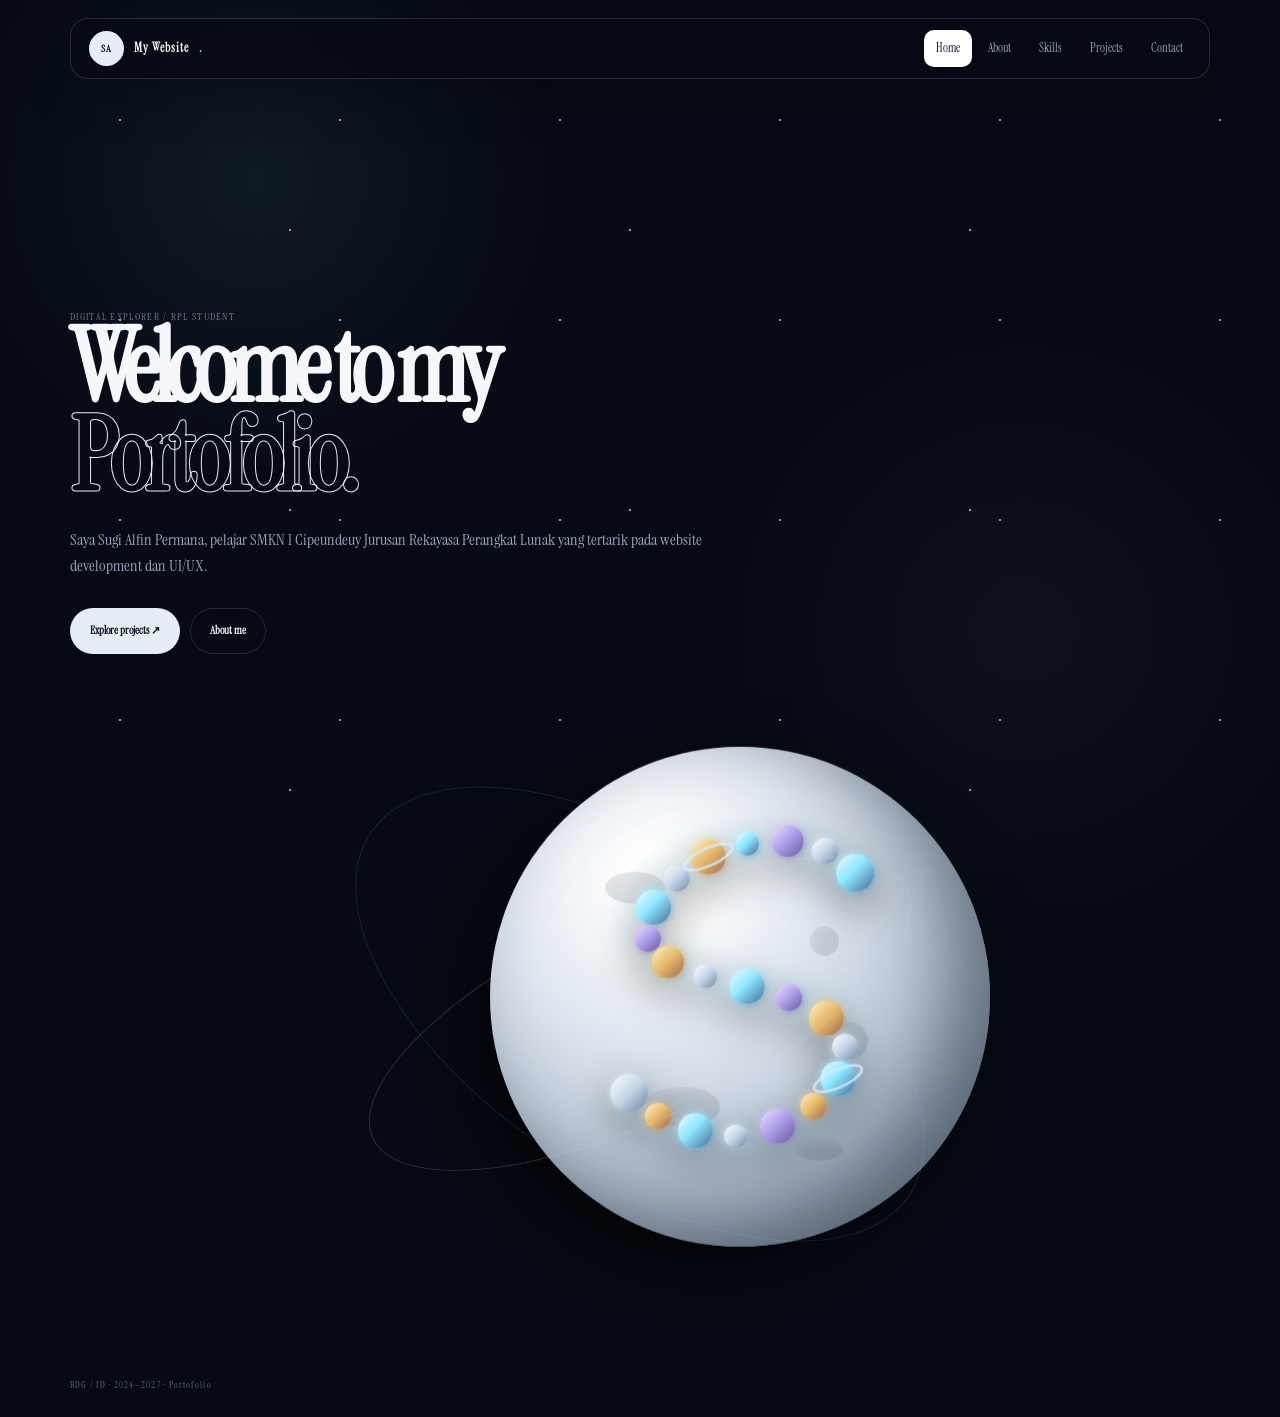
<file: index.html>
﻿<!doctype html>
<html lang="id">
  <head>
    <meta charset="utf-8">
    <meta http-equiv="refresh" content="0; url=pages/index.html">
    <title>Redirecting...</title>
  </head>
  <body>
    <p>Redirecting to <a href="pages/index.html">pages/index.html</a></p>
  </body>
</html>
</file>
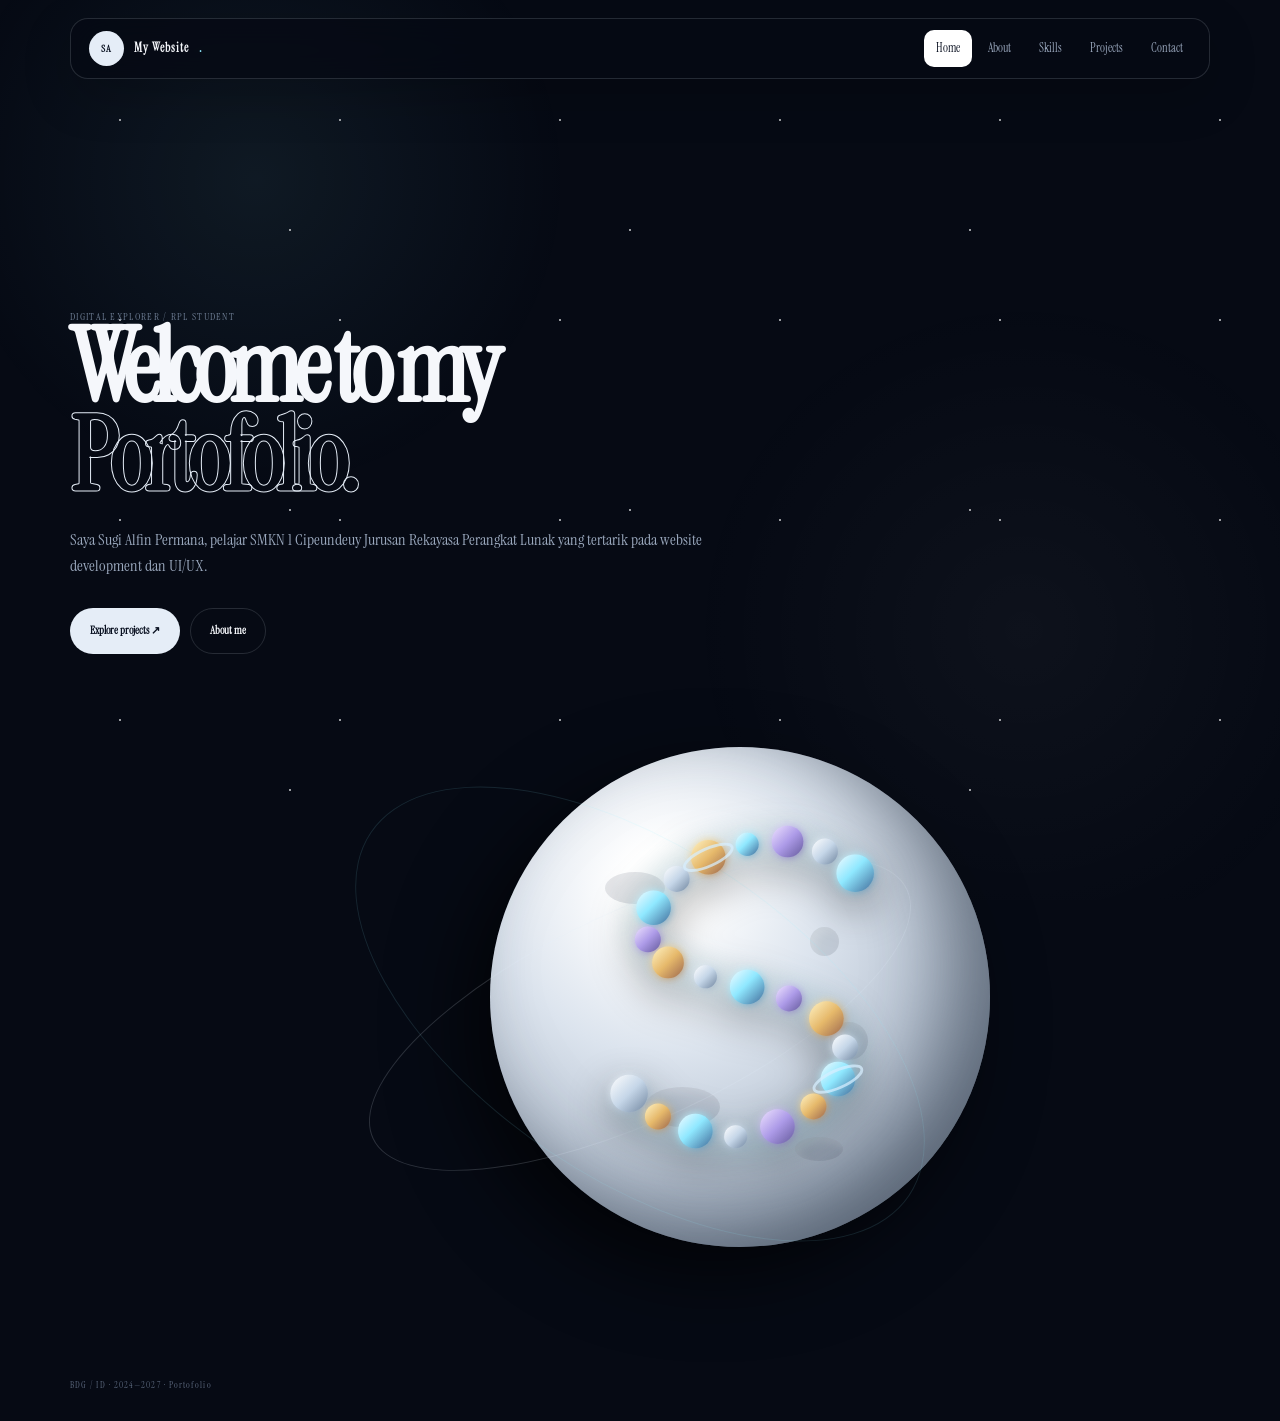
<file: pages/index.html>
<!doctype html>
<html lang="id">
  <head>
    <meta charset="utf-8">
    <meta name="viewport" content="width=device-width,initial-scale=1">
    <title>Home — Sugi Alfin</title>
    <link rel="preconnect" href="https://fonts.googleapis.com">
    <link rel="preconnect" href="https://fonts.gstatic.com" crossorigin>
    <link href="https://fonts.googleapis.com/css2?family=Instrument+Serif:ital@0;1&display=swap" rel="stylesheet">
    <link rel="stylesheet" href="../assets/css/style.css">
  </head>
  <body>
    <div class="stars"></div>

    <header class="header">
      <a class="logo" href="index.html">
        <span class="logo-mark">SA</span>My Website<em>.</em>
      </a>

      <button class="menu" aria-label="Menu">☰</button>

      <nav class="nav">
        <a class="active" href="index.html">Home</a>
        <a class="" href="about.html">About</a>
        <a class="" href="skills.html">Skills</a>
        <a class="" href="projects.html">Projects</a>
        <a class="" href="contact.html">Contact</a>
      </nav>
    </header>

    <main class="page">
      <section class="home">
        <div class="home-copy">
          <p class="eyebrow"><span></span> DIGITAL EXPLORER / RPL STUDENT</p>
          <h1>Welcome to my<br><em>Portofolio.</em></h1>
          <p class="lead">Saya Sugi Alfin Permana, pelajar SMKN 1 Cipeundeuy Jurusan Rekayasa Perangkat Lunak yang tertarik pada website development dan UI/UX.</p>

          <div class="home-actions">
            <a class="btn btn-light" href="projects.html">Explore projects ↗</a>
            <a class="btn" href="about.html">About me</a>
          </div>
        </div>

        <div class="space-stage">
          <div class="orbit orb1"></div>
          <div class="orbit orb2"></div>

          <div class="big-moon">
            <i class="crater ca"></i>
            <i class="crater cb"></i>
            <i class="crater cc"></i>
            <i class="crater cd"></i>
            <i class="crater ce"></i>
            <div class="planet-initial" role="img" aria-label="Huruf S yang tersusun dari planet">
            <svg viewBox="0 0 250 250" aria-hidden="true" focusable="false">
              <defs>
                <linearGradient id="planet-blue" x1="0" y1="0" x2="1" y2="1">
                  <stop offset="0" stop-color="#f2fbff"/>
                  <stop offset=".45" stop-color="#8fe8ff"/>
                  <stop offset="1" stop-color="#426c9a"/>
                </linearGradient>
                <linearGradient id="planet-gold" x1="0" y1="0" x2="1" y2="1">
                  <stop offset="0" stop-color="#fff3c4"/>
                  <stop offset=".5" stop-color="#e6b96b"/>
                  <stop offset="1" stop-color="#9d684e"/>
                </linearGradient>
                <linearGradient id="planet-violet" x1="0" y1="0" x2="1" y2="1">
                  <stop offset="0" stop-color="#eee2ff"/>
                  <stop offset=".5" stop-color="#ad9be8"/>
                  <stop offset="1" stop-color="#655a9c"/>
                </linearGradient>
                <linearGradient id="planet-ice" x1="0" y1="0" x2="1" y2="1">
                  <stop offset="0" stop-color="#ffffff"/>
                  <stop offset=".5" stop-color="#c5d6e8"/>
                  <stop offset="1" stop-color="#71869f"/>
                </linearGradient>
                <filter id="planet-glow" x="-100%" y="-100%" width="300%" height="300%">
                  <feGaussianBlur stdDeviation="3" result="blur"/>
                  <feMerge>
                    <feMergeNode in="blur"/>
                    <feMergeNode in="SourceGraphic"/>
                  </feMerge>
                </filter>
              </defs>
              <path class="planet-trail" d="M205 39C170 5 102 13 70 48C31 90 81 111 139 121C208 132 218 168 183 204C150 238 85 231 48 199"/>
              <g class="planet-group" filter="url(#planet-glow)">
                <circle cx="205" cy="39" r="13" fill="url(#planet-blue)"/>
                <circle cx="184" cy="24" r="9" fill="url(#planet-ice)"/>
                <circle cx="158" cy="17" r="11" fill="url(#planet-violet)"/>
                <circle cx="130" cy="19" r="8" fill="url(#planet-blue)"/>
                <circle cx="103" cy="28" r="12" fill="url(#planet-gold)"/>
                <circle cx="81" cy="43" r="9" fill="url(#planet-ice)"/>
                <circle cx="65" cy="63" r="12" fill="url(#planet-blue)"/>
                <circle cx="61" cy="85" r="9" fill="url(#planet-violet)"/>
                <circle cx="75" cy="101" r="11" fill="url(#planet-gold)"/>
                <circle cx="101" cy="111" r="8" fill="url(#planet-ice)"/>
                <circle cx="130" cy="118" r="12" fill="url(#planet-blue)"/>
                <circle cx="159" cy="126" r="9" fill="url(#planet-violet)"/>
                <circle cx="185" cy="140" r="12" fill="url(#planet-gold)"/>
                <circle cx="198" cy="160" r="9" fill="url(#planet-ice)"/>
                <circle cx="193" cy="182" r="12" fill="url(#planet-blue)"/>
                <circle cx="176" cy="201" r="9" fill="url(#planet-gold)"/>
                <circle cx="151" cy="215" r="12" fill="url(#planet-violet)"/>
                <circle cx="122" cy="222" r="8" fill="url(#planet-ice)"/>
                <circle cx="94" cy="218" r="12" fill="url(#planet-blue)"/>
                <circle cx="68" cy="208" r="9" fill="url(#planet-gold)"/>
                <circle cx="48" cy="192" r="13" fill="url(#planet-ice)"/>
              </g>
              <g class="planet-rings" fill="none" stroke="#d7efff" stroke-opacity=".72">
                <ellipse cx="103" cy="28" rx="18" ry="6" transform="rotate(-24 103 28)"/>
                <ellipse cx="193" cy="182" rx="18" ry="6" transform="rotate(-24 193 182)"/>
              </g>
            </svg>
            </div>
            
          </div>

        </div>
      </section>

      <div class="footer">BDG / ID · 2024—2027 · Portofolio</div>
    </main>

    <script src="../assets/js/script.js"></script>
  </body>
</html>
</file>
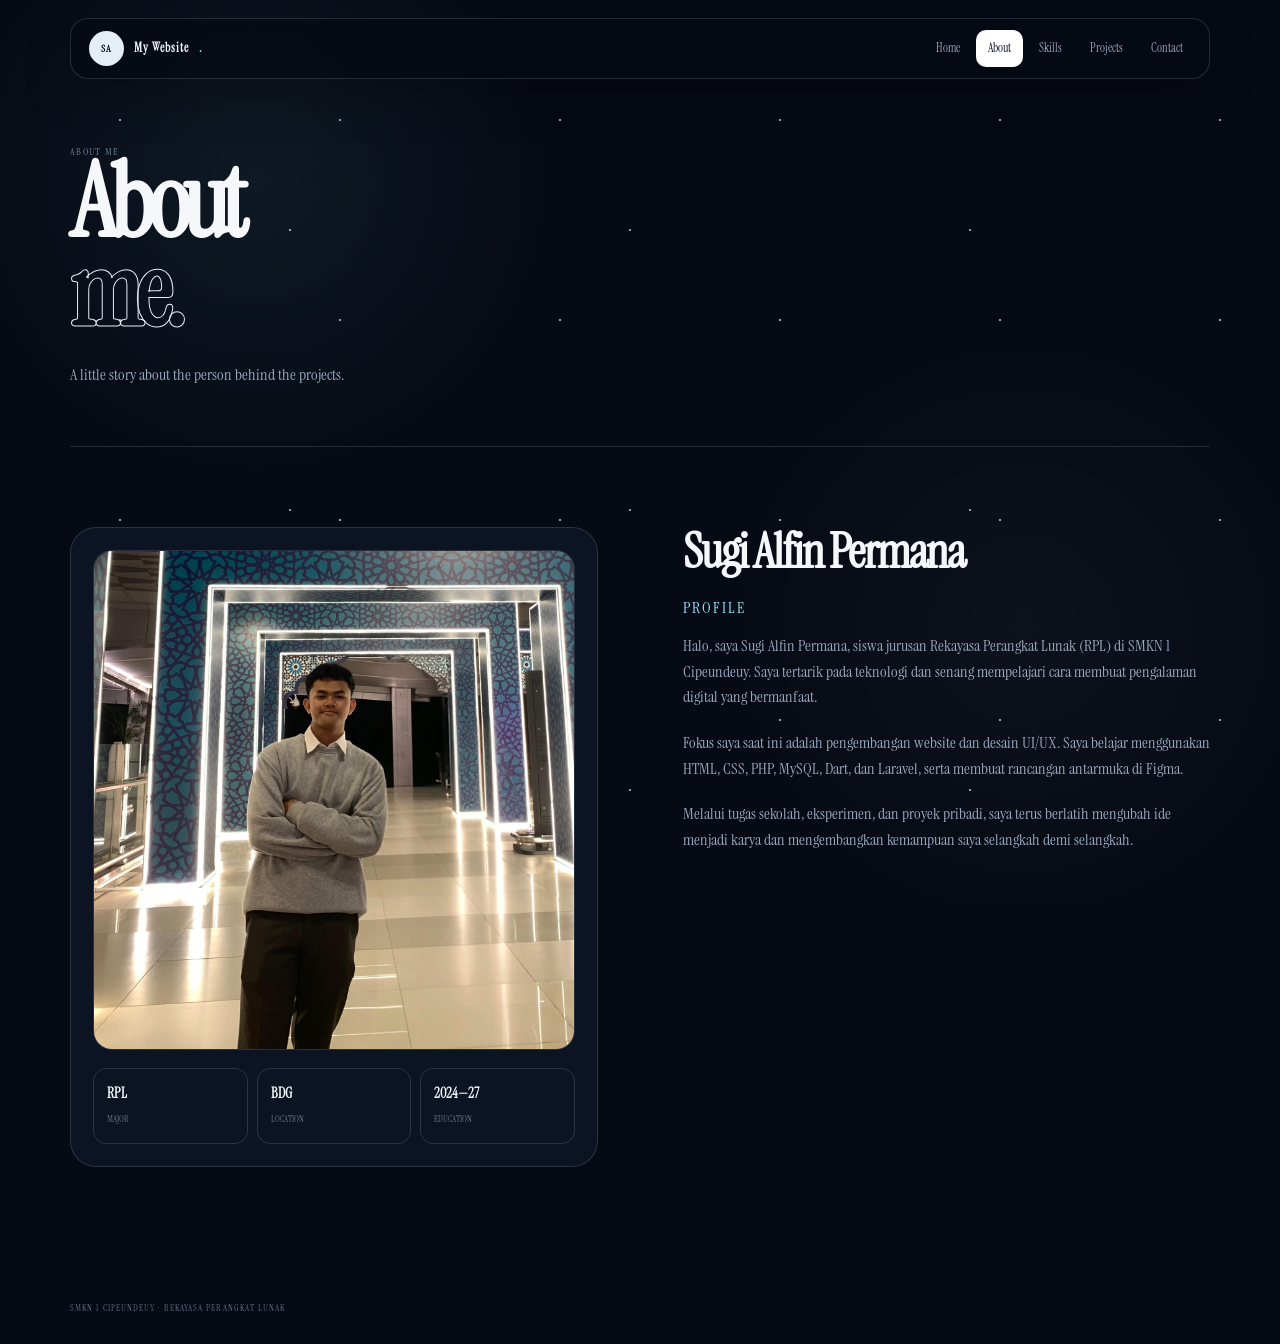
<file: pages/about.html>
<!doctype html>
<html lang="id">
  <head>
    <meta charset="utf-8">
    <meta name="viewport" content="width=device-width,initial-scale=1">
    <title>About — Sugi Alfin Permana</title>
    <link rel="preconnect" href="https://fonts.googleapis.com">
    <link rel="preconnect" href="https://fonts.gstatic.com" crossorigin>
    <link href="https://fonts.googleapis.com/css2?family=Instrument+Serif:ital@0;1&display=swap" rel="stylesheet">
    <link rel="stylesheet" href="../assets/css/style.css">
  </head>
  <body>
    <div class="stars"></div>

    <header class="header">
      <a class="logo" href="index.html">
        <span class="logo-mark">SA</span>My Website<em>.</em>
      </a>

      <button class="menu" aria-label="Menu">☰</button>

      <nav class="nav">
        <a class="" href="index.html">Home</a>
        <a class="active" href="about.html">About</a>
        <a class="" href="skills.html">Skills</a>
        <a class="" href="projects.html">Projects</a>
        <a class="" href="contact.html">Contact</a>
      </nav>
    </header>

    <main class="page">
      <section class="page-title">
        <p class="eyebrow"><span></span> ABOUT ME</p>
        <h1>About<br><em>me.</em></h1>
        <p class="lead">A little story about the person behind the projects.</p>
      </section>

      <section class="section grid2">
        <div class="profile-card">
          <div class="profile-photo">
            <img src="../assets/images/profile.jpeg" alt="Foto Sugi Alfin">
          </div>

          <div class="fact-grid">
            <div class="fact">
              <b>RPL</b>
              <small>MAJOR</small>
            </div>
            <div class="fact">
              <b>BDG</b>
              <small>LOCATION</small>
            </div>
            <div class="fact">
              <b>2024—27</b>
              <small>EDUCATION</small>
            </div>
          </div>
        </div>

        <div class="copy">
          <h2 class="about-name">Sugi Alfin Permana</h2>
          <p class="mono">PROFILE</p>
          <p>Halo, saya Sugi Alfin Permana, siswa jurusan Rekayasa Perangkat Lunak (RPL) di SMKN 1 Cipeundeuy. Saya tertarik pada teknologi dan senang mempelajari cara membuat pengalaman digital yang bermanfaat.</p>
          <p>Fokus saya saat ini adalah pengembangan website dan desain UI/UX. Saya belajar menggunakan HTML, CSS, PHP, MySQL, Dart, dan Laravel, serta membuat rancangan antarmuka di Figma.</p>
          <p>Melalui tugas sekolah, eksperimen, dan proyek pribadi, saya terus berlatih mengubah ide menjadi karya dan mengembangkan kemampuan saya selangkah demi selangkah.</p>
        </div>
      </section>

      <div class="footer">SMKN 1 CIPEUNDEUY · REKAYASA PERANGKAT LUNAK</div>
    </main>

    <script src="../assets/js/script.js"></script>
  </body>
</html>
</file>
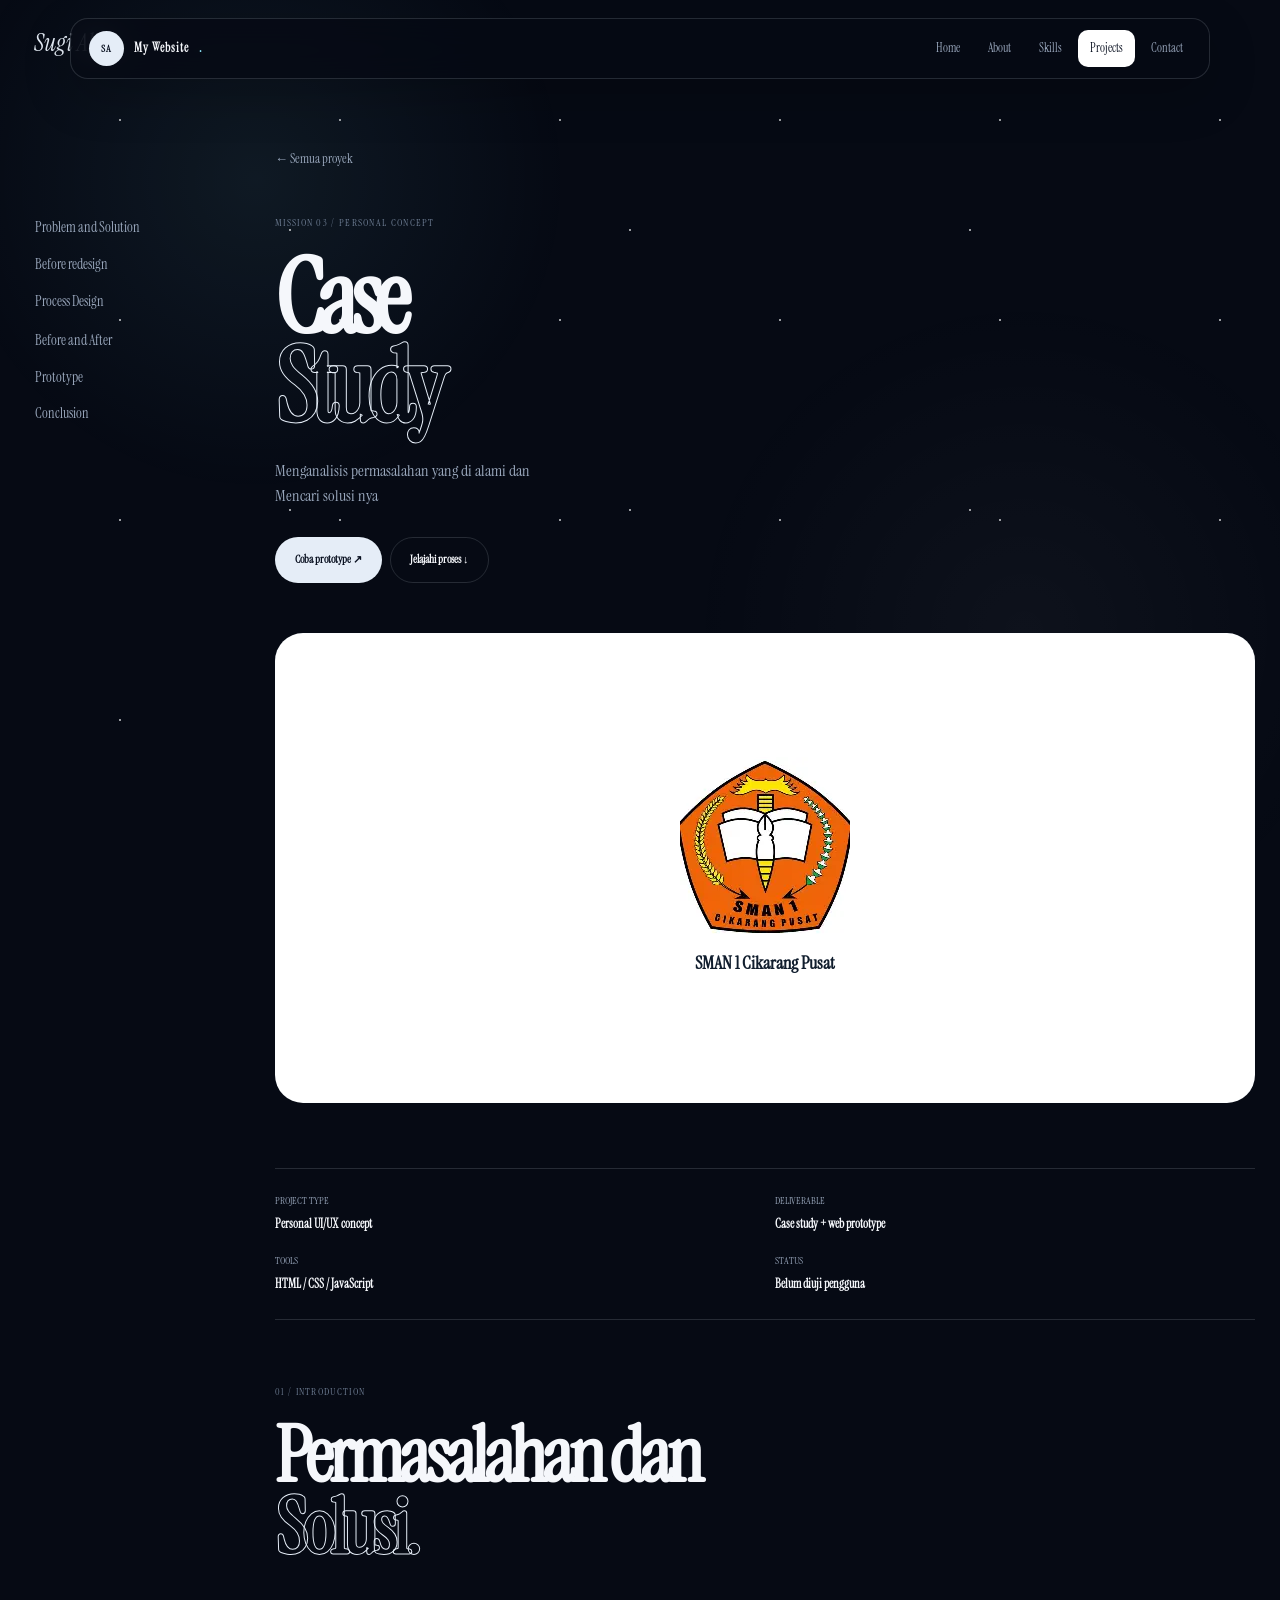
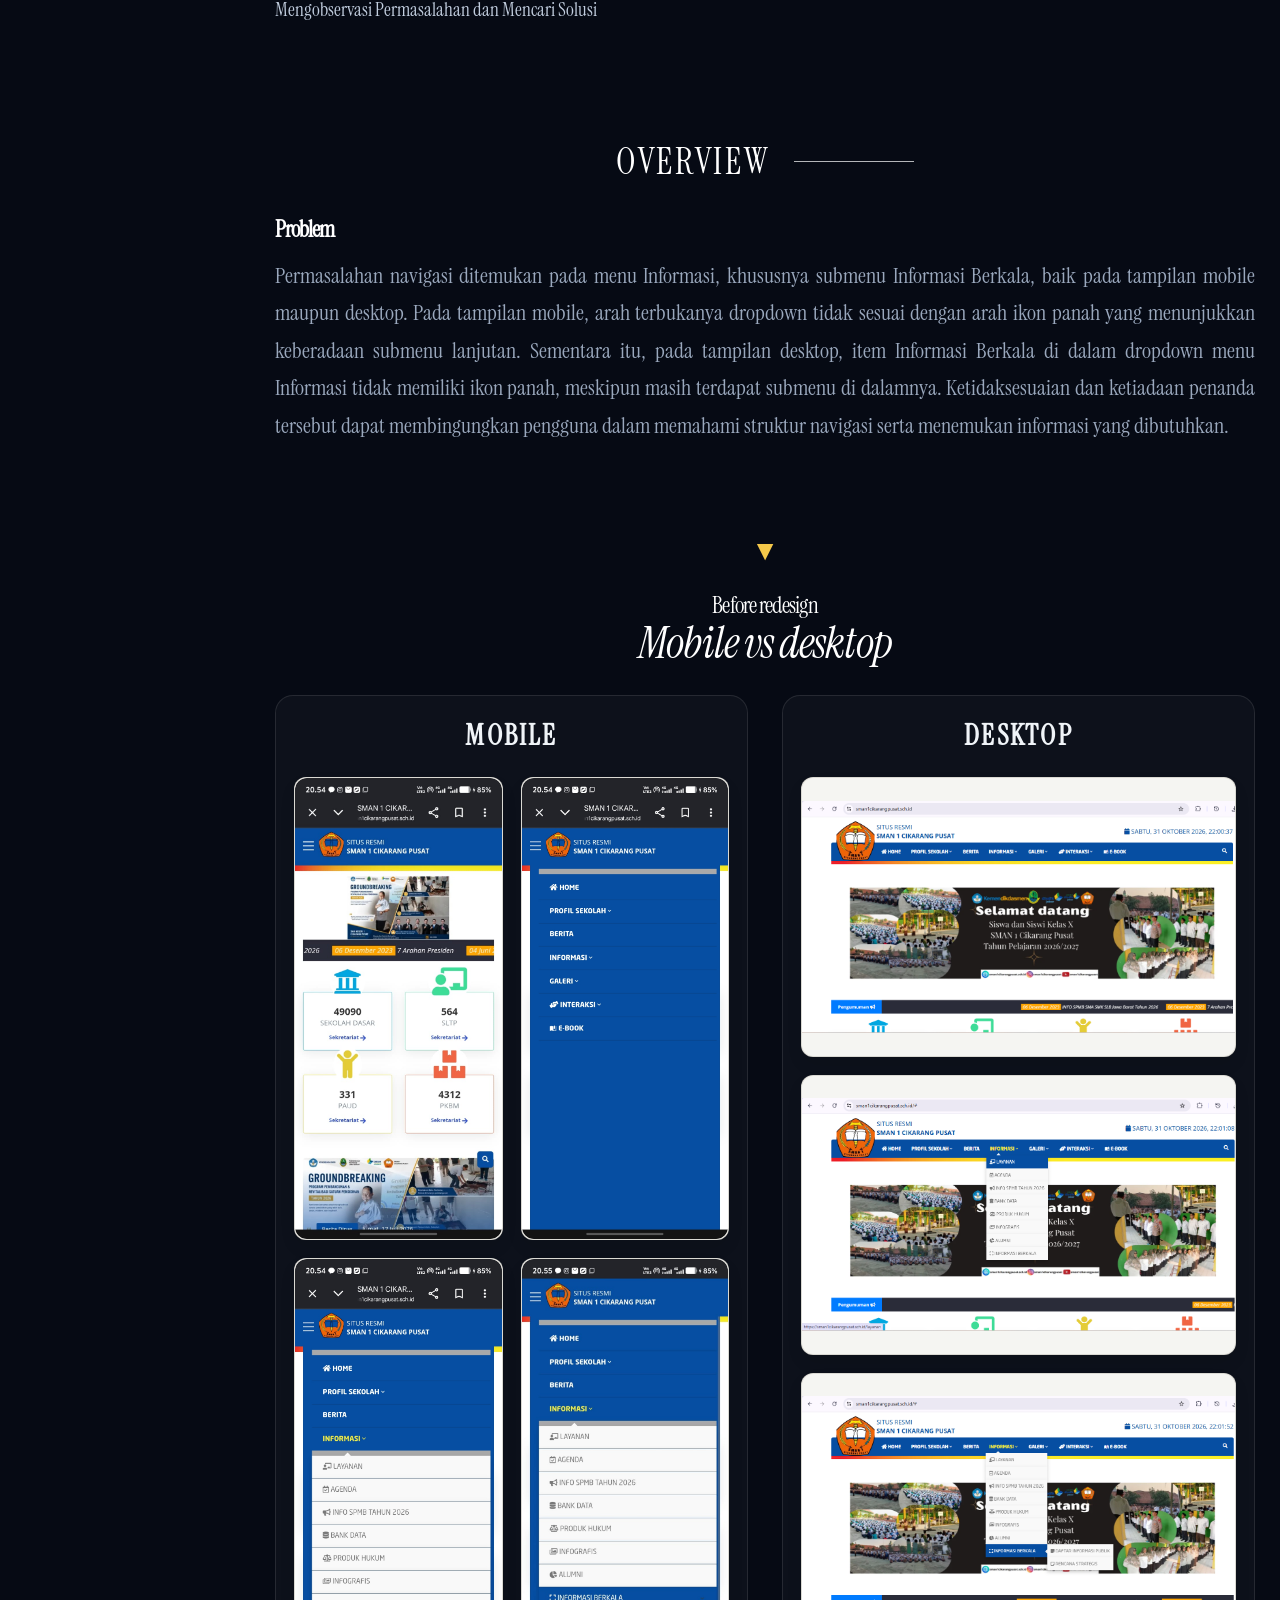
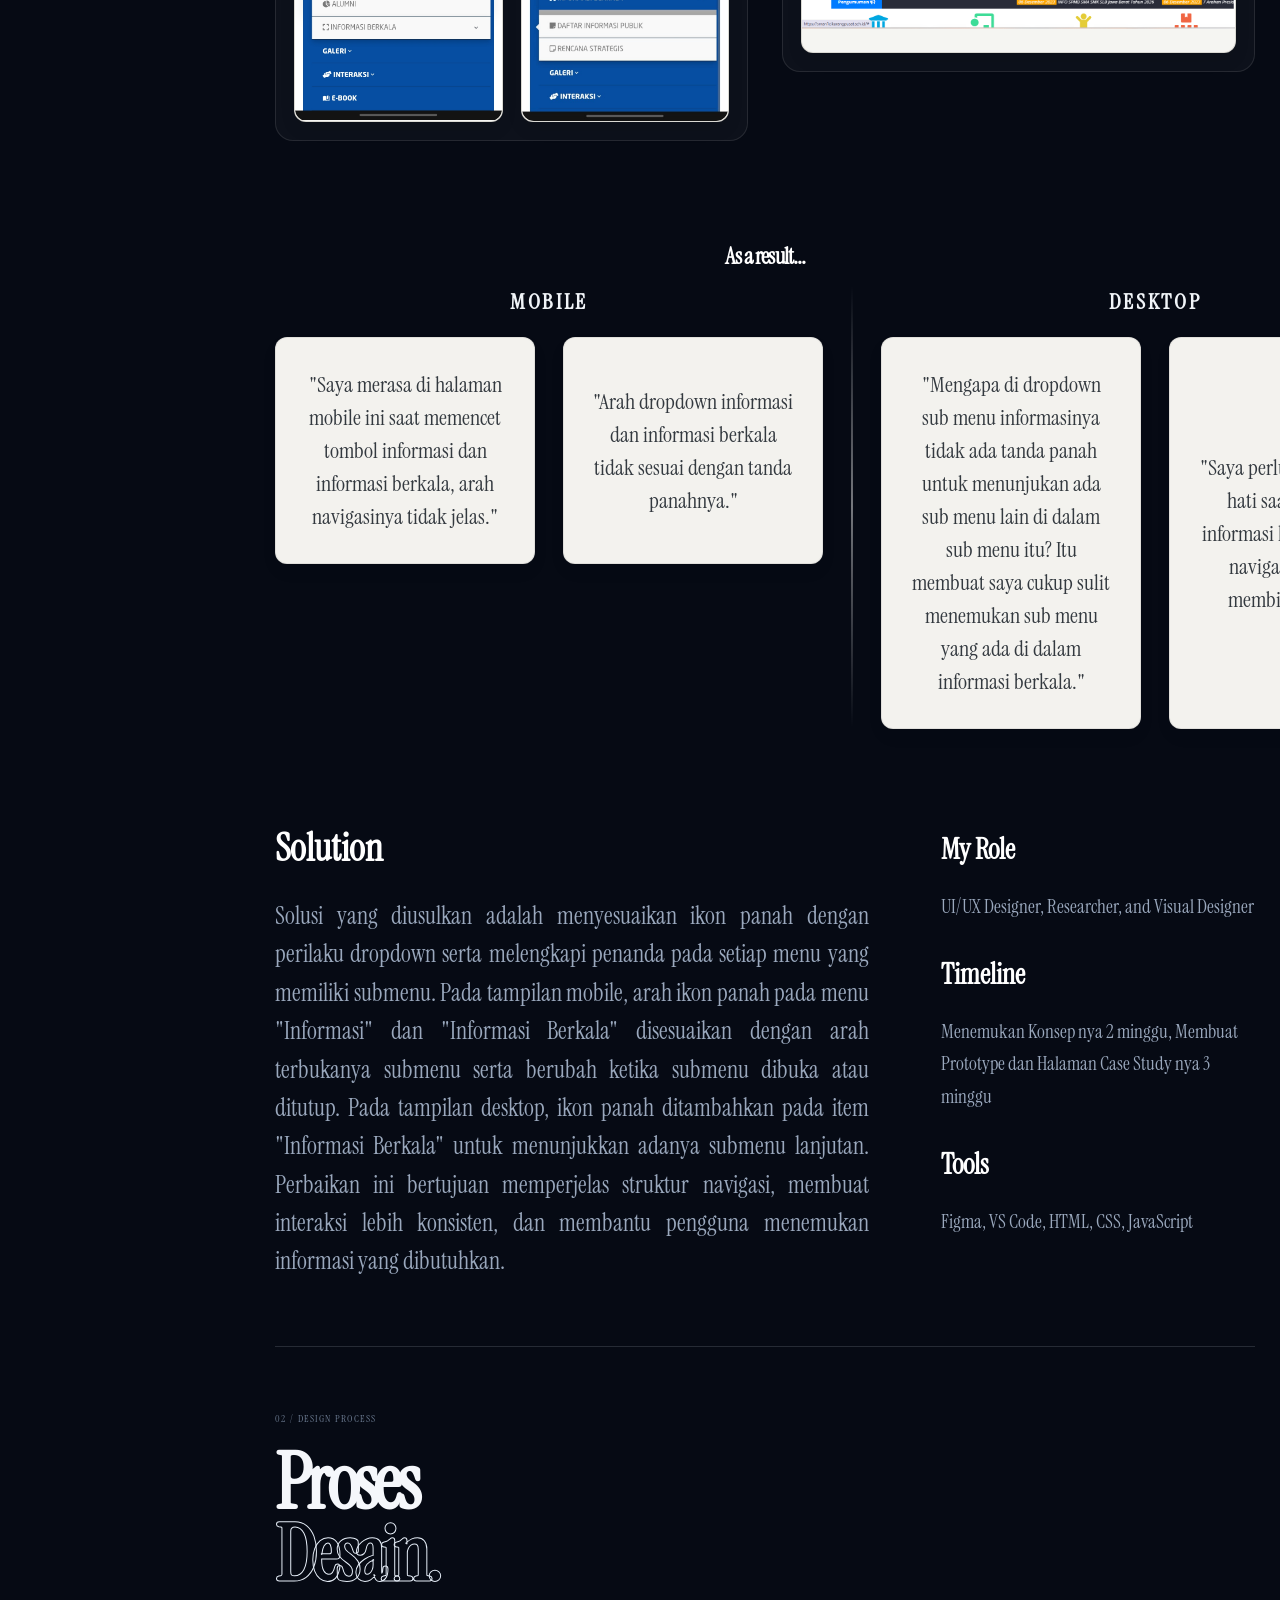
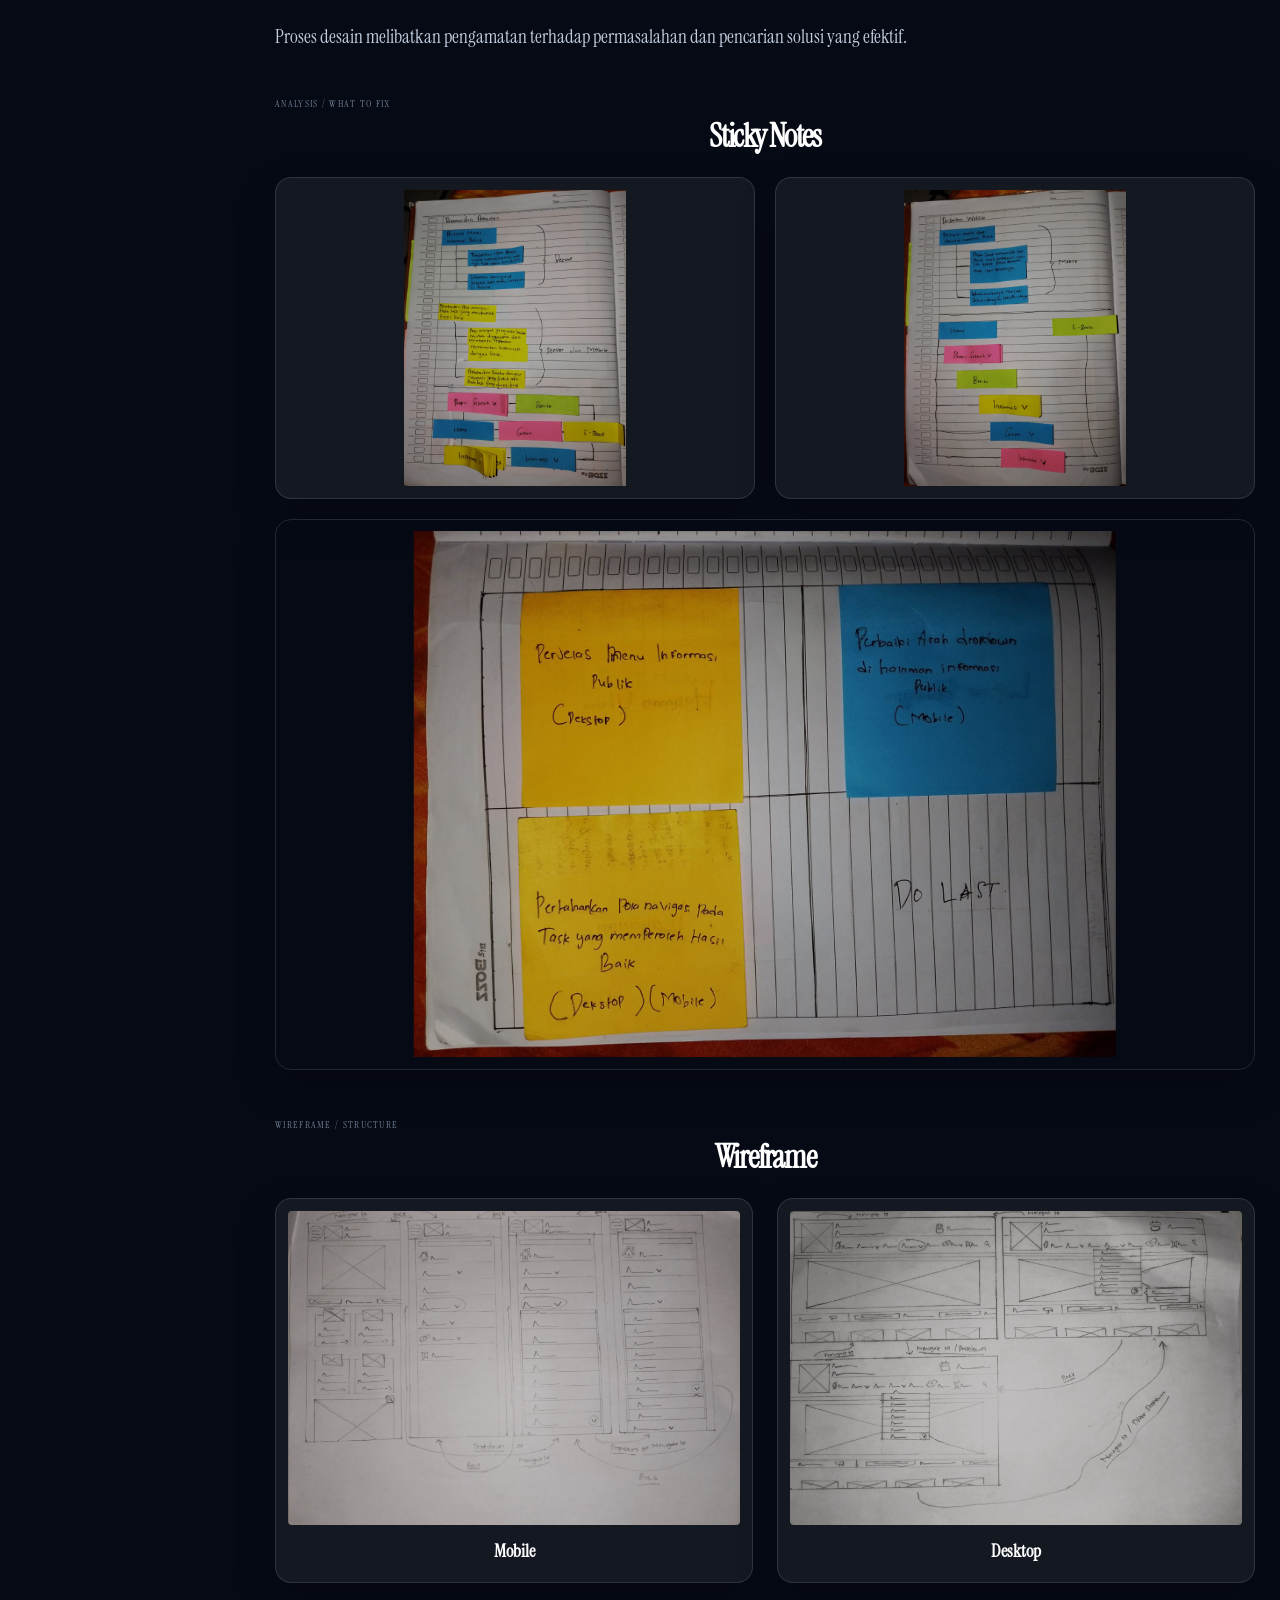
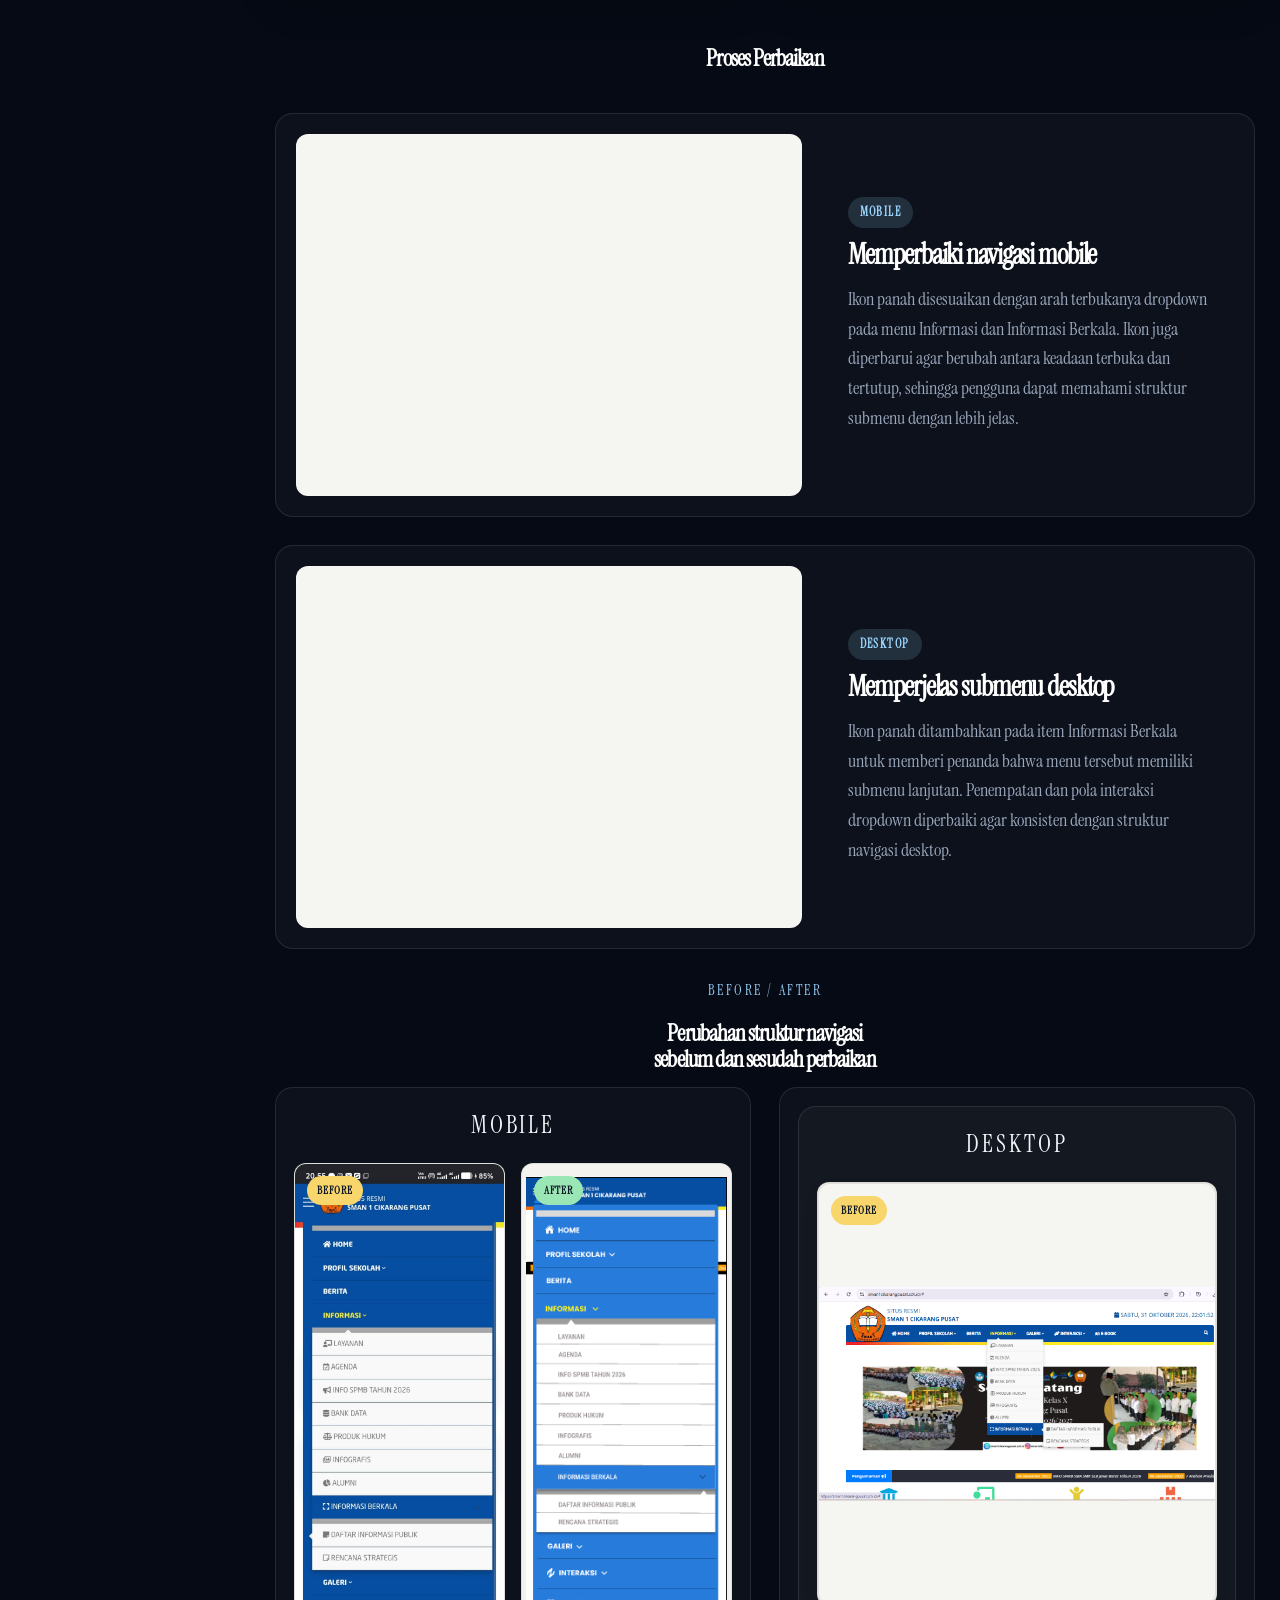
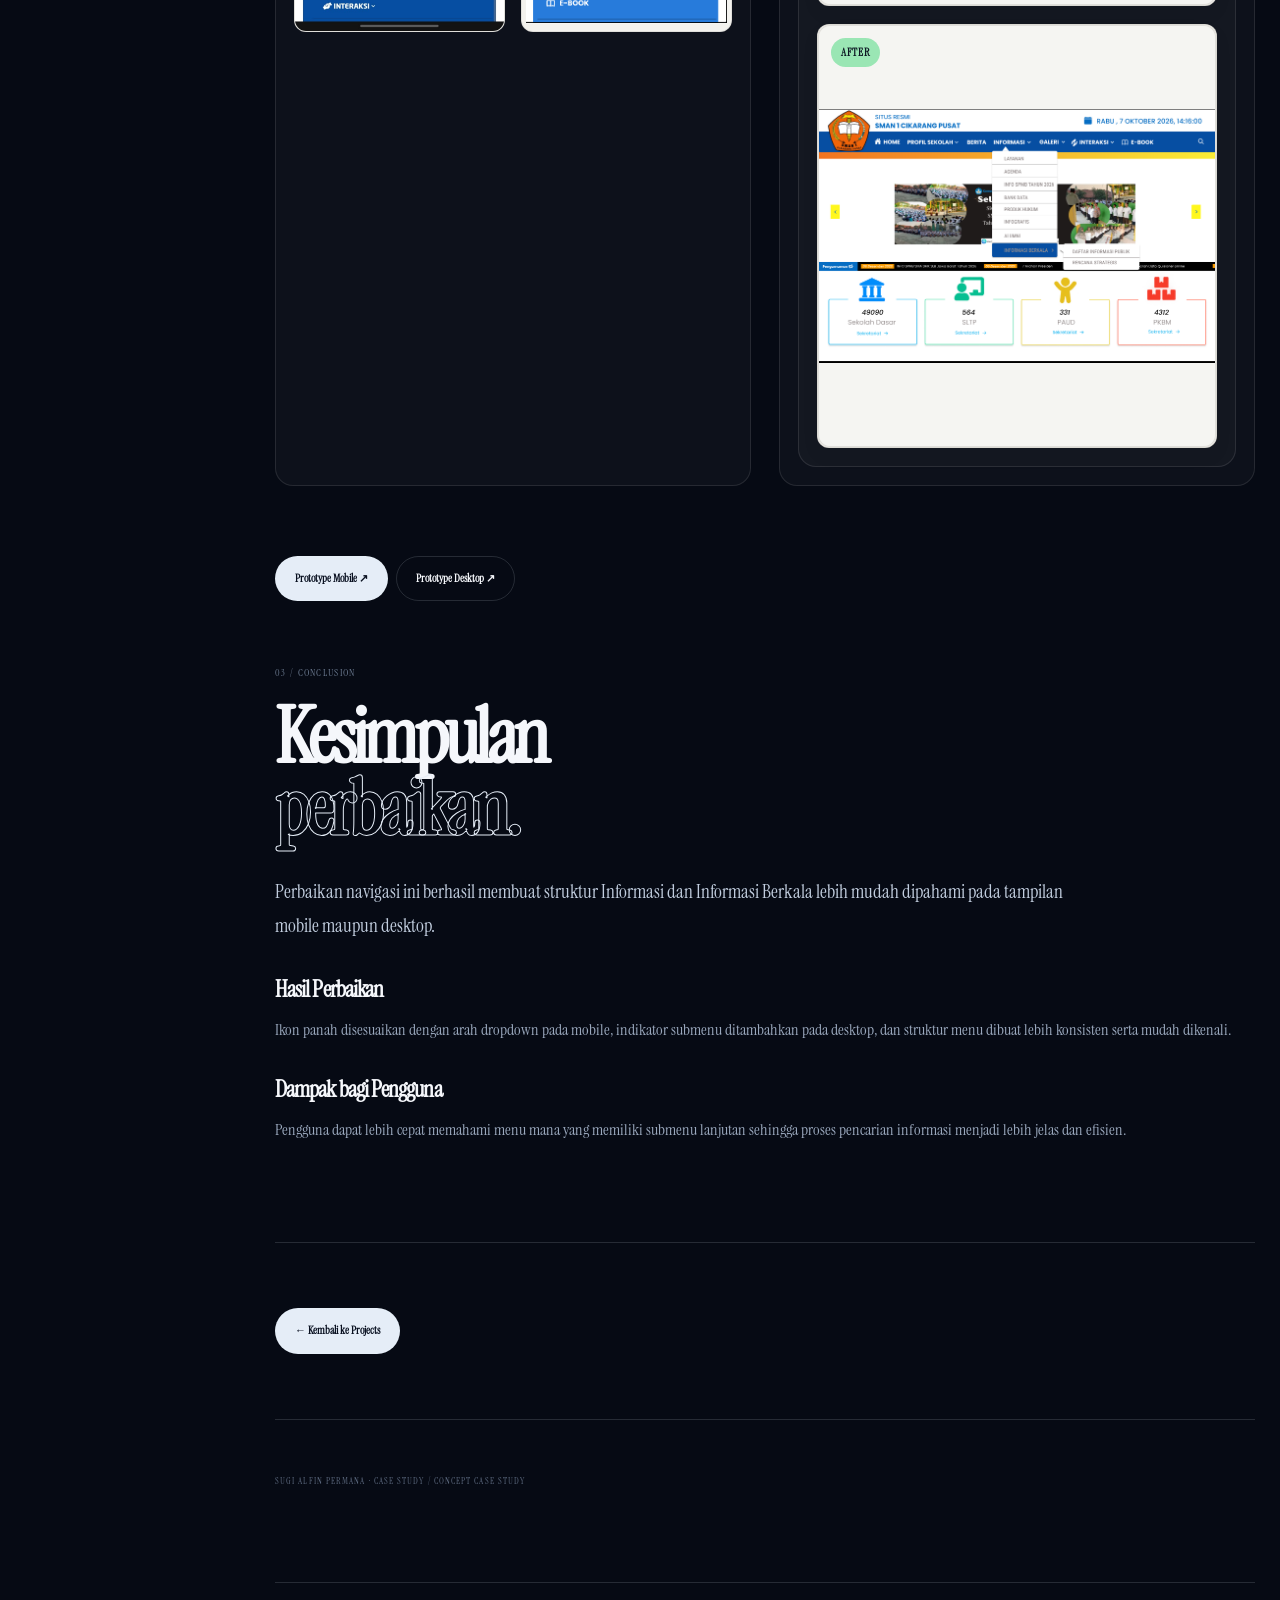
<file: pages/case-study.html>
<!doctype html>
<html lang="id">
  <head>
    <meta charset="utf-8">
    <meta name="viewport" content="width=device-width,initial-scale=1">
    <title>Case Study — UI/UX</title>
    <link rel="preconnect" href="https://fonts.googleapis.com">
    <link rel="preconnect" href="https://fonts.gstatic.com" crossorigin>
    <link href="https://fonts.googleapis.com/css2?family=Instrument+Serif:ital@0;1&display=swap" rel="stylesheet">
    <link rel="stylesheet" href="../assets/css/style.css">
    <link rel="stylesheet" href="../assets/css/case-study.css">
    <link rel="stylesheet" href="../assets/css/case-study-nav.css">
    <link rel="stylesheet" href="../assets/css/process-section.css">
  </head>
  <body>
    <div class="stars"></div>

    <header class="header">
      <a class="logo" href="index.html">
        <span class="logo-mark">SA</span>My Website<em>.</em>
      </a>

      <button class="menu" aria-label="Menu">☰</button>

      <nav class="nav">
        <a class="" href="index.html">Home</a>
        <a class="" href="about.html">About</a>
        <a class="" href="skills.html">Skills</a>
        <a class="active" href="projects.html">Projects</a>
        <a class="" href="contact.html">Contact</a>
      </nav>
    </header>

    <aside class="case-sidebar" aria-label="Case study navigation">
      <a class="case-sidebar-brand" href="index.html">Sugi Alfin</a>
      <nav class="case-sidebar-nav" aria-label="Case study sections">
        <a href="#intro">Problem and Solution</a>
        <a href="#research">Before redesign</a>
        <div class="case-sidebar-group">
          <a href="#design">Process Design</a>
          <div class="case-sidebar-subnav" aria-label="Process Design sections">
            <a href="#analysis">Sticky Notes</a>
            <a href="#wireframe">Wireframe</a>
            <a href="#work-process">Improvement Process</a>
            <a href="#mobile-process">Fixing Mobile Navigation</a>
            <a href="#desktop-process">Clarifying the Desktop Submenu</a>
          </div>
        </div>
        <a href="#evaluation">Before and After</a>
        <a href="#prototype">Prototype</a>
        <a href="#conclusion">Conclusion</a>
      </nav>
    </aside>

    <main class="page case">
      <a class="back" href="projects.html">← Semua proyek</a>

      <section class="case-hero">
        <div>
          <p class="eyebrow">MISSION 03 / PERSONAL CONCEPT</p>
          <h1>Case<br><em>Study</em></h1>
          <p class="lead">Menganalisis permasalahan yang di alami dan<br>Mencari solusi nya</p>

          <div class="actions">
            <a class="btn btn-light" href="#prototype">Coba prototype ↗</a>
            <a class="btn" href="#intro">Jelajahi proses ↓</a>
          </div>
        </div>

        <div class="hero-art" style="background: #ffffff;">
          <span class="orbit-label" style="color: #101d2d;"></span>
          <figure style="margin: 0; display: flex; flex-direction: column; align-items: center;">
            <img src="../assets/images/logo.webp" alt="Logo SMAN 1 Cikarang Pusat" style="display: block; max-width: 220px; height: auto;">
            <figcaption style="width: 100%; margin-top: 12px; color: #101d2d; text-align: center; font-weight: 700; font-size: 18px;">SMAN 1 Cikarang Pusat</figcaption>
          </figure>
        </div>
      </section>

      <div class="metadata">
        <div>
          <small>PROJECT TYPE</small>
          <b>Personal UI/UX concept</b>
        </div>
        <div>
          <small>DELIVERABLE</small>
          <b>Case study + web prototype</b>
        </div>
        <div>
          <small>TOOLS</small>
          <b>HTML / CSS / JavaScript</b>
        </div>
        <div>
          <small>STATUS</small>
          <b>Belum diuji pengguna</b>
        </div>
      </div>

      
      <section id="intro" class="case-section">
        <p class="eyebrow">01 / INTRODUCTION</p>
        <h2>Permasalahan dan<br><em>Solusi.</em></h2>
        <p class="intro-copy">Mengobservasi Permasalahan dan Mencari Solusi</p>

      <section class="overview-section">
        <div class="overview-head">
          <span>OVERVIEW</span>
        </div>

        <div class="overview-body">
          <h3>Problem</h3>
          <p>
           Permasalahan navigasi ditemukan pada menu Informasi, khususnya submenu Informasi Berkala, baik pada tampilan mobile maupun desktop. Pada tampilan mobile, arah terbukanya dropdown tidak sesuai dengan arah ikon panah yang menunjukkan keberadaan submenu lanjutan. Sementara itu, pada tampilan desktop, item Informasi Berkala di dalam dropdown menu Informasi tidak memiliki ikon panah, meskipun masih terdapat submenu di dalamnya. Ketidaksesuaian dan ketiadaan penanda tersebut dapat membingungkan pengguna dalam memahami struktur navigasi serta menemukan informasi yang dibutuhkan.
          </p>
        </div>
      </section>


      <section id="research" class="before-usage">
        <div class="before-scroll">
          <span>▼</span>
        </div>

        <h3 class="before-title">
          Before redesign<br>
          <span class="before-subtitle">Mobile vs desktop</span>
        </h3>

        <div class="comparison-grid">
          <div class="device-group mobile-group">
            <h4>Mobile</h4>
            <div class="device-grid mobile-grid">
              <article class="menu-card asset-card mobile-card">
                <img src="../assets/images/home.jpeg" alt="Halaman home versi mobile sebelum redesign">
              </article>

              <article class="menu-card asset-card mobile-card">
                <img src="../assets/images/menu.jpeg" alt="Halaman menu versi mobile sebelum redesign">
              </article>

              <article class="menu-card asset-card mobile-card">
                <img src="../assets/images/informasi.jpeg" alt="Halaman informasi versi mobile sebelum redesign">
              </article>

              <article class="menu-card asset-card mobile-card">
                <img src="../assets/images/informasi berkala.jpeg" alt="Halaman informasi berkala versi mobile sebelum redesign">
              </article>
            </div>
          </div>

          <div class="device-group desktop-group">
            <h4>Desktop</h4>
            <div class="device-grid desktop-grid">
              <article class="menu-card asset-card desktop-card">
                <img src="../assets/images/home dekstop.png" alt="Halaman home versi desktop sebelum redesign">
              </article>

              <article class="menu-card asset-card desktop-card">
                <img src="../assets/images/menu dekstop.png" alt="Halaman menu versi desktop sebelum redesign">
              </article>

              <article class="menu-card asset-card desktop-card">
                <img src="../assets/images/informasi dekstop.png" alt="Halaman informasi versi desktop sebelum redesign">
              </article>
            </div>
          </div>
        </div>
      </section>

      <section class="user-comments-section">
        <h3 class="comments-title">As a result...</h3>

        <div class="comment-compare">
          <div class="comment-group">
            <h4>Mobile</h4>
            <div class="comments-grid">
              <blockquote class="comment-card">
                "Saya merasa di halaman mobile ini saat memencet tombol informasi dan informasi berkala, arah navigasinya tidak jelas."
              </blockquote>

              <blockquote class="comment-card">
                "Arah dropdown informasi dan informasi berkala tidak sesuai dengan tanda panahnya."
              </blockquote>
            </div>
          </div>

          <div class="comment-divider" aria-hidden="true"></div>

          <div class="comment-group">
            <h4>Desktop</h4>
            <div class="comments-grid">
              <blockquote class="comment-card">
                "Mengapa di dropdown sub menu informasinya tidak ada tanda panah untuk menunjukan ada sub menu lain di dalam sub menu itu? Itu membuat saya cukup sulit menemukan sub menu yang ada di dalam informasi berkala."
              </blockquote>

              <blockquote class="comment-card">
                "Saya perlu lebih berhati-hati saat mengecek informasi karena struktur navigasinya masih membingungkan."
              </blockquote>
            </div>
          </div>
        </div>
      </section>

      <section class="case-section">
        <div class="solution-layout">
          <div class="solution-copy">
            <h4>Solution</h4>
            <p>
             Solusi yang diusulkan adalah menyesuaikan ikon panah dengan perilaku dropdown serta melengkapi penanda pada setiap menu yang memiliki submenu. Pada tampilan mobile, arah ikon panah pada menu "Informasi" dan "Informasi Berkala" disesuaikan dengan arah terbukanya submenu serta berubah ketika submenu dibuka atau ditutup. Pada tampilan desktop, ikon panah ditambahkan pada item "Informasi Berkala" untuk menunjukkan adanya submenu lanjutan. Perbaikan ini bertujuan memperjelas struktur navigasi, membuat interaksi lebih konsisten, dan membantu pengguna menemukan informasi yang dibutuhkan.
            </p>
          </div>

          <div class="solution-meta">
            <div>
              <h5>My Role</h5>
              <p>UI/UX Designer, Researcher, and Visual Designer</p>
            </div>
            <div>
              <h5>Timeline</h5>
              <p>Menemukan Konsep nya 2 minggu, Membuat Prototype dan Halaman Case Study nya 3 minggu</p>
            </div>
            <div>
              <h5>Tools</h5>
              <p>Figma, VS Code, HTML, CSS, JavaScript</p>
            </div>
          </div>
        </div>
      </section>

      <section id="design" class="case-section">
        <p class="eyebrow">02 / DESIGN PROCESS</p>
        <h2>Proses<br><em>Desain.</em></h2>
        <p class="intro-copy">Proses desain melibatkan pengamatan terhadap permasalahan dan pencarian solusi yang efektif.</p>

        <div class="sticky-analysis">
          <p class="eyebrow">ANALYSIS / WHAT TO FIX</p>
          <h3 id="wireframe">Sticky Notes</h3>
          <div class="sticky-notes-grid">
            <figure class="sticky-note-card">
              <img src="../assets/images/stickty notes 2.jpeg" alt="Analisis perbaikan sticky notes 2">
            </figure>
            <figure class="sticky-note-card">
              <img src="../assets/images/stickty notes 3.jpeg" alt="Analisis perbaikan sticky notes 3">
            </figure>
            <figure class="sticky-note-card sticky-note-card-landscape">
              <img src="../assets/images/stickty notes 1.jpeg" alt="Analisis perbaikan sticky notes 1">
            </figure>
          </div>
        </div>

        <div class="wireframe-section">
          <p class="eyebrow">WIREFRAME / STRUCTURE</p>
          <h3 id="wireframe">Wireframe</h3>
          <div class="wireframe-grid">
            <figure class="wireframe-card">
              <img src="../assets/images/wireframe1.jpeg" alt="Wireframe navigasi versi mobile">
              <figcaption>Mobile</figcaption>
            </figure>
            <figure class="wireframe-card">
              <img src="../assets/images/wireframe2 .jpeg" alt="Wireframe navigasi versi desktop">
              <figcaption>Desktop</figcaption>
            </figure>
          </div>
        </div>

        
        <h3 id="work-process" class="work-process-title">Proses Perbaikan</h3>
        <div class="work-process-grid">
          <article class="work-process-card">
            <div class="process-video-wrap">
              <video class="process-video" autoplay loop muted playsinline preload="auto" poster="">
                <source src="../assets/videos/1.mp4" type="video/mp4">
                Browser Anda tidak mendukung pemutar video.
              </video>
            </div>
            <div class="process-explanation">
              <span class="process-label">Mobile</span>
              <h3 id="mobile-process">Memperbaiki navigasi mobile</h3>
              <p>Ikon panah disesuaikan dengan arah terbukanya dropdown pada menu Informasi dan Informasi Berkala. Ikon juga diperbarui agar berubah antara keadaan terbuka dan tertutup, sehingga pengguna dapat memahami struktur submenu dengan lebih jelas.</p>
            </div>
          </article>

          <article class="work-process-card">
            <div class="process-video-wrap">
              <video class="process-video" autoplay loop muted playsinline preload="auto" poster="">
                <source src="../assets/videos/2.mp4" type="video/mp4">
                Browser Anda tidak mendukung pemutar video.
              </video>
            </div>
            <div class="process-explanation">
              <span class="process-label">Desktop</span>
              <h3 id="desktop-process">Memperjelas submenu desktop</h3>
              <p>Ikon panah ditambahkan pada item Informasi Berkala untuk memberi penanda bahwa menu tersebut memiliki submenu lanjutan. Penempatan dan pola interaksi dropdown diperbaiki agar konsisten dengan struktur navigasi desktop.</p>
            </div>
          </article>
        </div>
        
         <section id="evaluation" class="before-after-section">
        <div class="section-kicker">
          <span>Before / After</span>
        </div>

        <h3 class="before-after-title">Perubahan struktur navigasi<br>sebelum dan sesudah perbaikan</h3>

        <div class="before-after-grid">
          <article class="before-after-device">
            <div class="device-header">Mobile</div>
            <div class="before-after-compare">
              <div class="compare-panel">
                <span class="tag before-tag">Before</span>
                <img src="../assets/images/informasi berkala.jpeg" alt="Tampilan mobile sebelum redesign">
              </div>

              <div class="compare-panel">
                <span class="tag after-tag">After</span>
                <img src="../assets/images/mobile after.png" alt="Tampilan mobile setelah redesign">
              </div>
            </div>
          </article>

          <article class="before-after-device">
             <div class="device-group desktop-group">
            <div class="device-header">Desktop</div>
            <div class="device-grid desktop-grid">
              <article class="menu-card asset-card desktop-card">
                <div class="compare-panel">
                  <span class="tag before-tag">Before</span>
                <img src="../assets/images/informasi dekstop.png" alt="Halaman home versi desktop sebelum redesign">
                </div>
              </article>
              <article class="menu-card asset-card desktop-card">
                <div class="compare-panel">
                  <span class="tag after-tag">After</span>
                  <img src="../assets/images/dekstop after.png" alt="Halaman menu versi desktop sebelum redesign">
                </div>
              </article>
            </div>
          </article>
        </div>
      </section>

      <div id="prototype" class="actions prototype-actions">
        <a class="btn btn-light" href="https://www.figma.com/proto/2Kc6aEXB1MsYZ7QFInqqmu/Prototype-Dekstop?node-id=2041-735&p=f&t=0ybvIqCnLA0SIBqW-1&scaling=scale-down&content-scaling=fixed&page-id=2027%3A325&starting-point-node-id=2041%3A735">Prototype Mobile ↗</a>
        <a class="btn" href="https://www.figma.com/proto/2Kc6aEXB1MsYZ7QFInqqmu/Prototype-Dekstop?node-id=9-137&p=f&t=y4FBagVWZXUQOcSE-1&scaling=min-zoom&content-scaling=fixed&page-id=0%3A1&starting-point-node-id=9%3A137&show-proto-sidebar=1">Prototype Desktop ↗</a>
      </div>

      <section id="conclusion" class="case-section">
        <p class="eyebrow">03 / CONCLUSION</p>
        <h2>Kesimpulan<br><em>perbaikan.</em></h2>
        <p class="intro-copy">Perbaikan navigasi ini berhasil membuat struktur Informasi dan Informasi Berkala lebih mudah dipahami pada tampilan mobile maupun desktop.</p>

        <div class="two-cols">
          <article>
            <h3>Hasil Perbaikan</h3>
            <p>Ikon panah disesuaikan dengan arah dropdown pada mobile, indikator submenu ditambahkan pada desktop, dan struktur menu dibuat lebih konsisten serta mudah dikenali.</p>
          </article>
          <article>
            <h3>Dampak bagi Pengguna</h3>
            <p>Pengguna dapat lebih cepat memahami menu mana yang memiliki submenu lanjutan sehingga proses pencarian informasi menjadi lebih jelas dan efisien.</p>
          </article>
        </div>
      </section>

      <section class="case-section">
        <a href="projects.html" class="btn btn-light">← Kembali ke Projects</a>
      </section>

      <footer class="footer">SUGI ALFIN PERMANA · CASE STUDY / CONCEPT CASE STUDY</footer>
    </main>

    <script src="../assets/js/script.js"></script>
    <script src="../assets/js/axon-prototype.js"></script>
  </body>
</html>
</file>
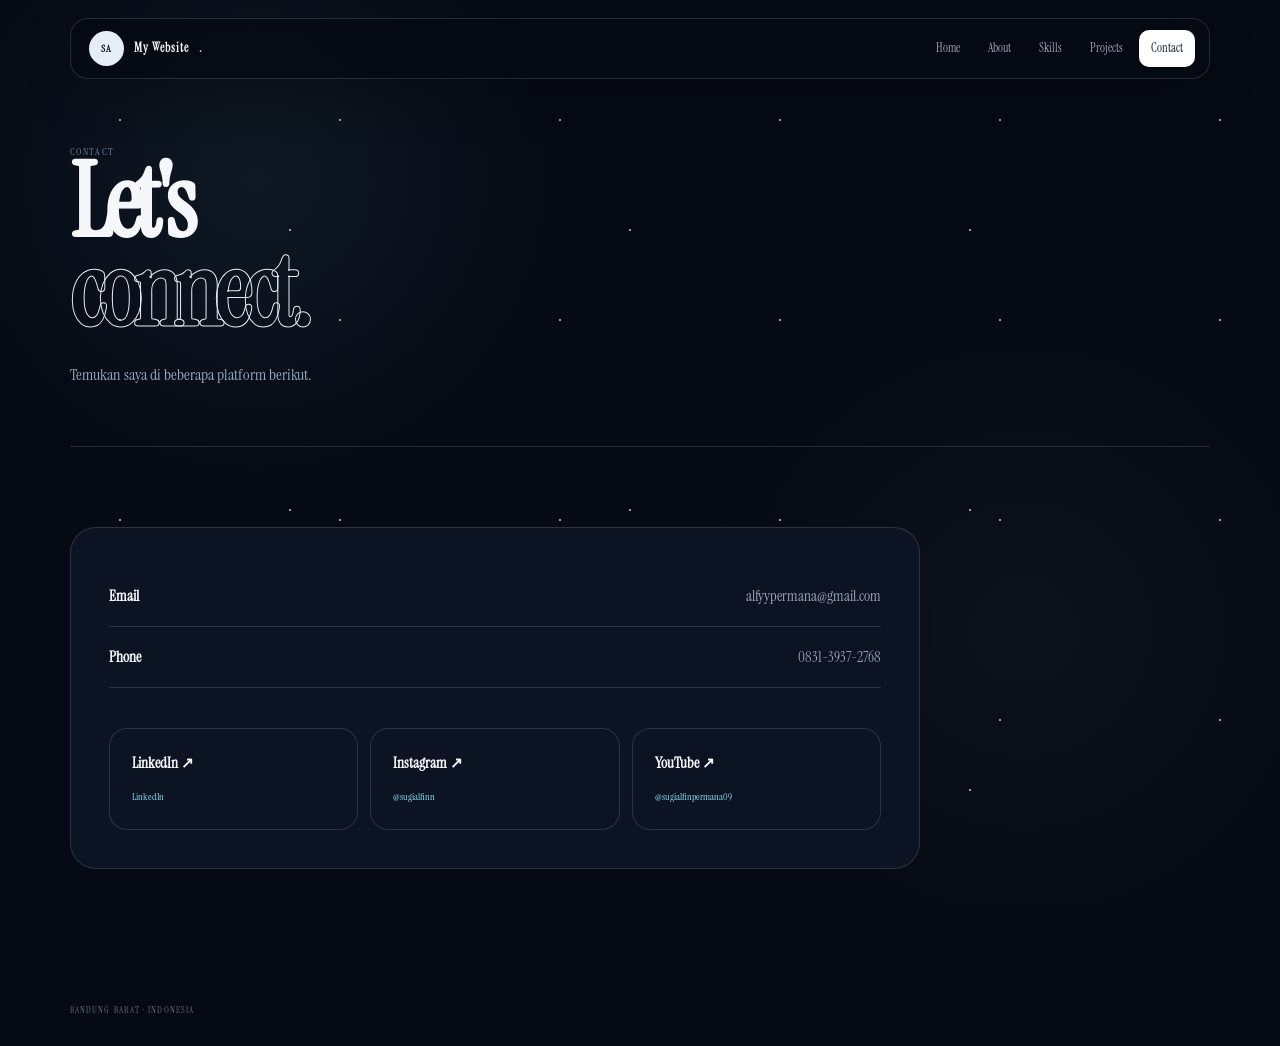
<file: pages/contact.html>
<!doctype html>
<html lang="id">
  <head>
    <meta charset="utf-8">
    <meta name="viewport" content="width=device-width,initial-scale=1">
    <title>Contact — Sugi Alfin Permana</title>
    <link rel="preconnect" href="https://fonts.googleapis.com">
    <link rel="preconnect" href="https://fonts.gstatic.com" crossorigin>
    <link href="https://fonts.googleapis.com/css2?family=Instrument+Serif:ital@0;1&display=swap" rel="stylesheet">
    <link rel="stylesheet" href="../assets/css/style.css">
  </head>
  <body>
    <div class="stars"></div>

    <header class="header">
      <a class="logo" href="index.html">
        <span class="logo-mark">SA</span>My Website<em>.</em>
      </a>

      <button class="menu" aria-label="Menu">☰</button>

      <nav class="nav">
        <a class="" href="index.html">Home</a>
        <a class="" href="about.html">About</a>
        <a class="" href="skills.html">Skills</a>
        <a class="" href="projects.html">Projects</a>
        <a class="active" href="contact.html">Contact</a>
      </nav>
    </header>

    <main class="page">
      <section class="page-title">
        <p class="eyebrow"><span></span> CONTACT</p>
        <h1>Let's<br><em>connect.</em></h1>
        <p class="lead">Temukan saya di beberapa platform berikut.</p>
      </section>

      <section class="section">
        <div class="contact-card">
          <div class="contact-row">
            <b>Email</b>
            <span>alfyypermana@gmail.com</span>
          </div>

          <div class="contact-row">
            <b>Phone</b>
            <span>0831-3937-2768</span>
          </div>

          <div class="socials">
            <a class="social" href="https://www.linkedin.com/" target="_blank">
              <b>LinkedIn ↗</b>
              <span>LinkedIn</span>
            </a>
            <a class="social" href="https://www.instagram.com/sugialfinn/" target="_blank">
              <b>Instagram ↗</b>
              <span>@sugialfinn</span>
            </a>
            <a class="social" href="https://youtube.com/@sugialfinpermana09" target="_blank">
              <b>YouTube ↗</b>
              <span>@sugialfinpermana09</span>
            </a>
          </div>
        </div>
      </section>

      <div class="footer">BANDUNG BARAT · INDONESIA</div>
    </main>

    <script src="../assets/js/script.js"></script>
  </body>
</html>
</file>
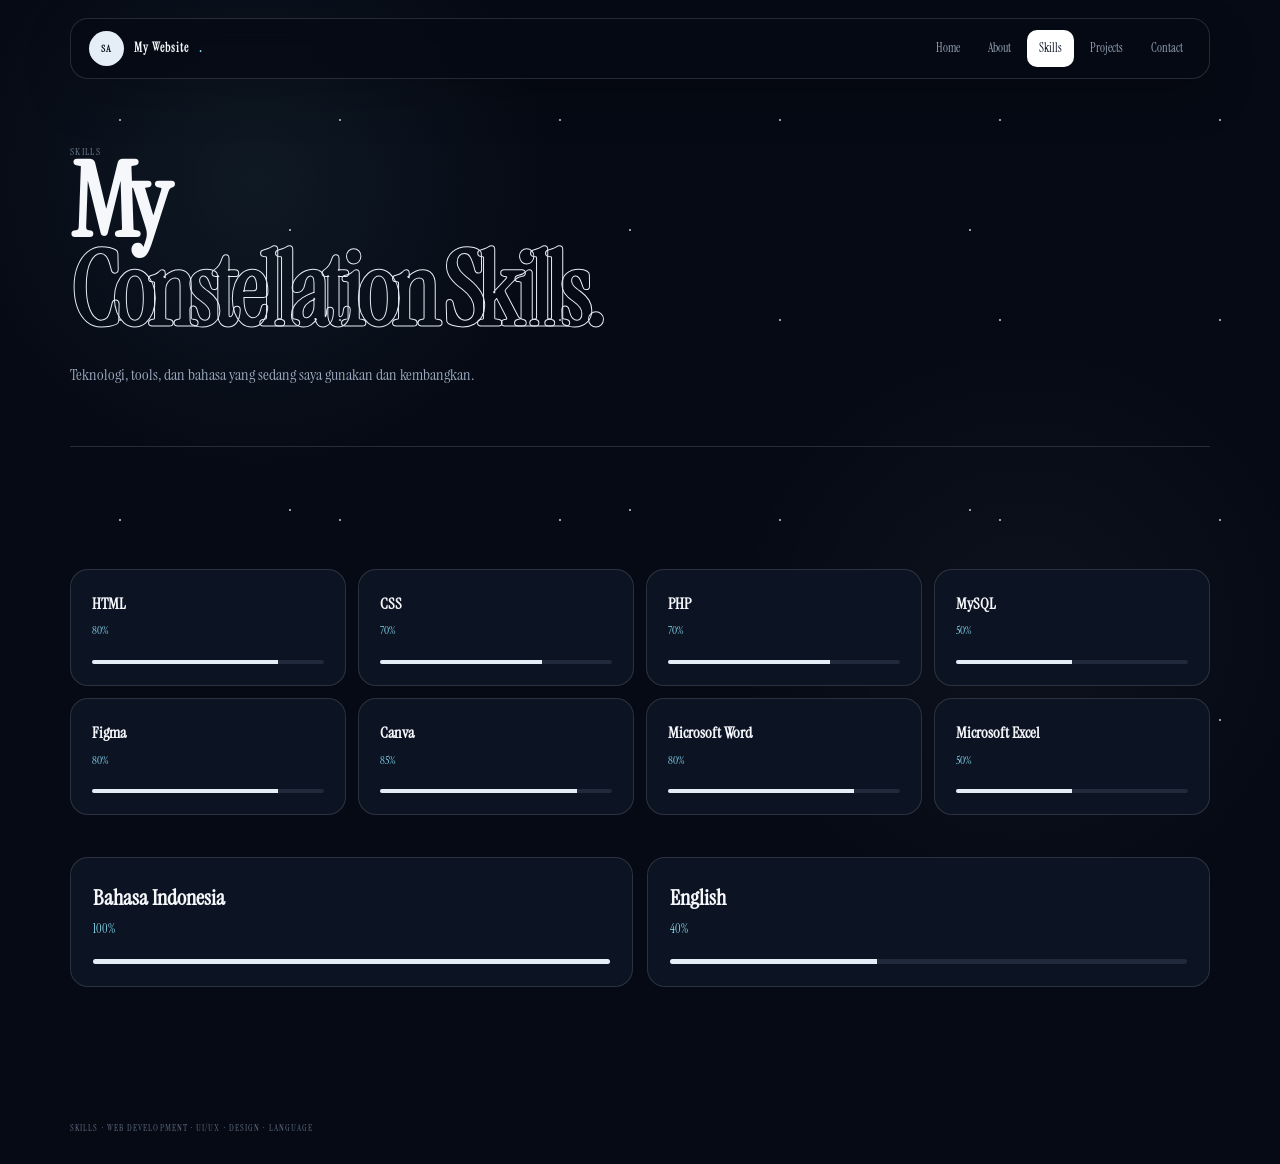
<file: pages/skills.html>
<!doctype html>
<html lang="id">
  <head>
    <meta charset="utf-8">
    <meta name="viewport" content="width=device-width,initial-scale=1">
    <title>Skills — Sugi Alfin Permana</title>
    <link rel="preconnect" href="https://fonts.googleapis.com">
    <link rel="preconnect" href="https://fonts.gstatic.com" crossorigin>
    <link href="https://fonts.googleapis.com/css2?family=Instrument+Serif:ital@0;1&display=swap" rel="stylesheet">
    <link rel="stylesheet" href="../assets/css/style.css">
  </head>
  <body>
    <div class="stars"></div>

    <header class="header">
      <a class="logo" href="index.html">
        <span class="logo-mark">SA</span>My Website<em>.</em>
      </a>

      <button class="menu" aria-label="Menu">☰</button>

      <nav class="nav">
        <a class="" href="index.html">Home</a>
        <a class="" href="about.html">About</a>
        <a class="active" href="skills.html">Skills</a>
        <a class="" href="projects.html">Projects</a>
        <a class="" href="contact.html">Contact</a>
      </nav>
    </header>

    <main class="page">
      <section class="page-title">
        <p class="eyebrow"><span></span> SKILLS</p>
        <h1>My<br><em>Constellation Skills.</em></h1>
        <p class="lead">Teknologi, tools, dan bahasa yang sedang saya gunakan dan kembangkan.</p>
      </section>

      <section class="section">
        <div class="skills">
          <div class="skill">
            <b>HTML</b>
            <span>80%</span>
            <div class="bar"><i style="width:80%"></i></div>
          </div>
          <div class="skill">
            <b>CSS</b>
            <span>70%</span>
            <div class="bar"><i style="width:70%"></i></div>
          </div>
          <div class="skill">
            <b>PHP</b>
            <span>70%</span>
            <div class="bar"><i style="width:70%"></i></div>
          </div>
          <div class="skill">
            <b>MySQL</b>
            <span>50%</span>
            <div class="bar"><i style="width:50%"></i></div>
          </div>
          <div class="skill">
            <b>Figma</b>
            <span>80%</span>
            <div class="bar"><i style="width:80%"></i></div>
          </div>
          <div class="skill">
            <b>Canva</b>
            <span>85%</span>
            <div class="bar"><i style="width:85%"></i></div>
          </div>
          <div class="skill">
            <b>Microsoft Word</b>
            <span>80%</span>
            <div class="bar"><i style="width:80%"></i></div>
          </div>
          <div class="skill">
            <b>Microsoft Excel</b>
            <span>50%</span>
            <div class="bar"><i style="width:50%"></i></div>
          </div>
        </div>

        <div class="language-list">
          <div class="language">
            <b>Bahasa Indonesia</b>
            <strong>100%</strong>
            <div class="bar"><i style="width:100%"></i></div>
          </div>
          <div class="language">
            <b>English</b>
            <strong>40%</strong>
            <div class="bar"><i style="width:40%"></i></div>
          </div>
        </div>
      </section>

      <div class="footer">SKILLS · WEB DEVELOPMENT · UI/UX · DESIGN · LANGUAGE</div>
    </main>

    <script src="../assets/js/script.js"></script>
  </body>
</html>
</file>
<file: assets/css/style.css>
:root{--bg:#060a14;--panel:#0c1322;--line:rgba(235,243,255,.14);--text:#f5f7fb;--muted:#9aa8bd;--cyan:#8fe8ff;--ice:#e5edf7}
*{box-sizing:border-box;margin:0;padding:0}html{scroll-behavior:smooth}body{background:var(--bg);color:var(--text);font-family:Manrope,Arial,sans-serif;line-height:1.6;overflow-x:hidden}
a{text-decoration:none;color:inherit}img{max-width:100%;display:block}
body:before{content:"";position:fixed;inset:0;z-index:-4;background:radial-gradient(circle at 20% 20%,rgba(143,232,255,.07),transparent 25%),radial-gradient(circle at 80% 70%,rgba(255,255,255,.035),transparent 28%)}
.stars{position:fixed;inset:0;z-index:-3;pointer-events:none;opacity:.6;background-image:radial-gradient(circle,#fff 0 1px,transparent 1.5px),radial-gradient(circle,#fff 0 1px,transparent 1.5px);background-size:220px 200px,340px 280px;background-position:10px 20px,120px 90px}
.header{position:fixed;z-index:50;top:18px;left:50%;transform:translateX(-50%);width:min(1140px,calc(100% - 32px));padding:11px 14px 11px 18px;border:1px solid var(--line);border-radius:18px;background:rgba(6,10,20,.78);backdrop-filter:blur(18px);display:flex;align-items:center;gap:22px;box-shadow:0 16px 50px rgba(0,0,0,.2)}
.logo{display:flex;align-items:center;gap:10px;font-weight:800;font-size:12px;letter-spacing:.08em;margin-right:auto}.logo-mark{width:35px;height:35px;border-radius:50%;display:grid;place-items:center;background:var(--ice);color:#091020;font-size:10px}.logo em{color:var(--cyan);font-style:normal}
.nav{display:flex;gap:4px}.nav a{padding:9px 12px;border-radius:10px;color:var(--muted);font-size:12px}.nav a:hover,.nav a.active{background:#fff;color:#091020}.menu{display:none;border:0;background:none;color:#fff;font-size:22px}
.page{width:min(1140px,calc(100% - 36px));margin:auto;padding-top:145px;min-height:100vh}.eyebrow,.mono{font:10px "DM Mono",monospace;letter-spacing:.13em;color:#718097}.eyebrow span{color:var(--cyan)}
h1{font-size:clamp(56px,8vw,112px);line-height:.87;letter-spacing:-.07em;font-weight:800}h1 em,h2 em{font-style:normal;color:transparent;-webkit-text-stroke:1px var(--ice)}h2{font-size:clamp(45px,6.2vw,78px);line-height:.92;letter-spacing:-.06em}h3{font-size:34px;line-height:1.04;letter-spacing:-.04em}
.lead{max-width:650px;color:var(--muted);font-size:16px;margin-top:26px}.btn{display:inline-flex;align-items:center;justify-content:center;padding:13px 19px;border-radius:100px;border:1px solid var(--line);font-size:11px;font-weight:800;transition:.2s}.btn-light{background:var(--ice);color:#091020}.btn:hover{transform:translateY(-2px)}
.page-title{padding-bottom:58px;border-bottom:1px solid var(--line)}.section{padding:80px 0}.grid2{display:grid;grid-template-columns:1fr 1fr;gap:85px}.copy p{color:var(--muted);font-size:16px;margin-bottom:20px}.copy .mono{color:var(--cyan);margin-bottom:15px}.about-name{margin:0 0 20px;font-size:clamp(34px,4vw,48px);line-height:1.05;letter-spacing:-.04em}
.profile-card{border:1px solid var(--line);border-radius:26px;background:var(--panel);padding:22px;min-height:500px}.profile-photo{
    height:500px;
    border-radius:19px;
    border:1px solid var(--line);
    overflow:hidden;
    background:radial-gradient(circle at 50% 30%,rgba(143,232,255,.12),transparent 28%),#090f1d;
    display:grid;
    place-items:center;
}

.profile-photo img{
    width:100%;
    height:100%;
    object-fit:cover;
    object-position:center 35%;
}
.fact-grid{display:grid;grid-template-columns:repeat(3,1fr);gap:9px;margin-top:18px}.fact{padding:13px;border:1px solid var(--line);border-radius:13px}.fact b{display:block;font-size:14px}.fact small{color:#66748a;font:9px "DM Mono",monospace}
.skills{display:grid;grid-template-columns:repeat(4,1fr);gap:12px;margin-top:42px}.skill{border:1px solid var(--line);border-radius:18px;padding:21px;background:var(--panel)}.skill b{display:block;font-size:16px}.skill span{font:11px "DM Mono",monospace;color:var(--cyan)}.bar{height:4px;background:#202a3b;margin-top:18px;border-radius:4px;overflow:hidden}.bar i{display:block;height:100%;background:var(--ice)}
.language-list{display:grid;grid-template-columns:1fr 1fr;gap:14px;margin-top:42px}.language{border:1px solid var(--line);border-radius:18px;padding:22px;background:var(--panel)}.language b{font-size:22px;display:block}.language strong{font:12px "DM Mono",monospace;color:var(--cyan)}.language .bar{height:5px}
.project{display:grid;grid-template-columns:1fr;border:1px solid var(--line);border-radius:26px;overflow:hidden;background:var(--panel);margin-top:36px}.project-media{padding:20px;background:#090f1d}.project-media img{width:100%;height:410px;object-fit:cover;object-position:top;border-radius:17px;border:1px solid var(--line)}.prototype-placeholder{height:410px;border-radius:17px;border:1px solid var(--line);display:grid;place-items:center;background:#0a1020}.project-info{padding:48px 42px;display:flex;flex-direction:column;justify-content:center}.project-info p{color:var(--muted);font-size:15px;margin:18px 0}.chips{display:flex;flex-wrap:wrap;gap:7px;margin-bottom:25px}.chips span{border:1px solid var(--line);border-radius:100px;padding:6px 9px;color:#a4b1c5;font:9px "DM Mono",monospace}.actions{display:flex;gap:8px;flex-wrap:wrap}.qr{margin-top:25px;padding:15px;border:1px dashed var(--line);border-radius:15px;color:var(--muted);font:10px "DM Mono",monospace;text-align:center}.qr img{width:190px!important;height:190px!important;object-fit:contain!important;margin:14px auto 3px}
.socials{display:grid;grid-template-columns:repeat(3,1fr);gap:12px;margin-top:40px}.social{padding:22px;border:1px solid var(--line);border-radius:18px;background:var(--panel)}.social b{display:block;margin-bottom:7px;font-size:15px}.social span{font:10px "DM Mono",monospace;color:var(--cyan);word-break:break-word}.contact-card{max-width:850px;border:1px solid var(--line);border-radius:26px;background:var(--panel);padding:38px}.contact-row{display:flex;justify-content:space-between;gap:20px;padding:18px 0;border-bottom:1px solid var(--line);font-size:15px}.contact-row span{color:var(--muted)}.footer{padding:55px 0 30px;color:#5e6b80;font:9px "DM Mono",monospace;letter-spacing:.12em}

/* Home space composition */
.space-stage{position:relative;height:620px;display:grid;place-items:center;overflow:visible}.big-moon{position:absolute;width:500px;aspect-ratio:1;border-radius:50%;background:radial-gradient(circle at 34% 28%,#fff 0 8%,#dce4ee 34%,#aab7c8 70%,#6d7b8e 100%);box-shadow:-25px 28px 75px rgba(0,0,0,.65),inset -40px -30px 75px rgba(35,45,60,.5);right:4%;top:7%;animation:moonFloat 7s ease-in-out infinite}.crater{position:absolute;border-radius:50%;background:rgba(60,72,90,.15);box-shadow:inset 5px 5px 8px rgba(255,255,255,.16)}.ca{width:60px;height:32px;top:25%;left:23%}.cb{width:38px;height:38px;top:55%;left:68%}.cc{width:75px;height:40px;top:68%;left:31%}.cd{width:29px;height:29px;top:36%;left:64%}.ce{width:48px;height:24px;top:78%;left:61%}
.orbit{position:absolute;border:1px solid rgba(223,233,247,.17);border-radius:50%;z-index:1}.orb1{width:590px;height:210px;transform:rotate(-25deg)}.orb2{width:650px;height:330px;transform:rotate(34deg);border-color:rgba(143,232,255,.12)}
.planet-initial{position:absolute;z-index:5;top:50%;left:50%;width:72%;aspect-ratio:1;transform:translate(-50%,-50%);filter:drop-shadow(0 15px 20px rgba(0,0,0,.4));animation:planetInitialFloat 7s ease-in-out infinite}
.planet-initial svg{display:block;width:100%;height:100%;overflow:visible}
.planet-trail{fill:none;stroke:rgba(143,232,255,.12);stroke-width:22;stroke-linecap:round;filter:blur(8px)}
.planet-rings{stroke-width:2}

/* Keep every page in the same Instrument Serif typography family. */
body,body *{font-family:"Instrument Serif",Georgia,serif!important}
@keyframes moonFloat{50%{transform:translateY(-10px)}}
@keyframes planetInitialFloat{50%{transform:translate(-50%,calc(-50% - 7px))}}
@media(prefers-reduced-motion:reduce){.planet-initial{animation:none}}
.home{padding-top:105px;min-height:calc(100vh - 20px);display:grid;grid-template-columns:1fr;align-items:start;gap:30px}.home-copy{padding:60px 0 20px}.space-stage{width:min(100%,760px);margin:0 auto}.home-actions{display:flex;gap:10px;margin-top:30px;flex-wrap:wrap}

@media(max-width:850px){.header{top:10px}.menu{display:block}.nav{display:none;position:absolute;top:62px;left:0;right:0;flex-direction:column;padding:10px;border:1px solid var(--line);border-radius:15px;background:#0a1020}.nav.open{display:flex}.page{padding-top:120px}.home{grid-template-columns:1fr;padding-top:90px}.space-stage{height:500px}.big-moon{width:350px;right:0}.orb1{width:430px;height:155px}.orb2{width:480px;height:235px}.grid2,.project{grid-template-columns:1fr}.skills{grid-template-columns:repeat(2,1fr)}.socials{grid-template-columns:1fr}}
@media(max-width:500px){.header{width:calc(100% - 20px)}.page{width:calc(100% - 26px)}h1{font-size:57px}.home-copy{padding-top:35px}.space-stage{height:400px}.big-moon{width:270px}.orb1{width:330px;height:120px}.orb2{width:360px;height:185px}.skills{grid-template-columns:1fr 1fr}.language-list{grid-template-columns:1fr}.project-media img,.prototype-placeholder{height:270px}.project-info{padding:30px 24px}.contact-row{display:block}.contact-row span{display:block;margin-top:5px}}

.axon-preview{position:relative;display:grid;align-items:center;min-height:410px;padding:45px;background:radial-gradient(ellipse at top right,#244f65,transparent 70%),#0c1726;border:1px solid rgba(143,232,255,.18);overflow:hidden}.axon-preview:before{content:"";position:absolute;inset:18px;border:1px solid rgba(229,237,247,.1);border-radius:18px}.axon-preview > div{position:relative;z-index:1}.axon-preview .mono{display:inline-block;color:var(--cyan);margin-bottom:12px}.axon-preview h2{margin:25px 0 16px;letter-spacing:-.05em}.axon-preview p{color:var(--muted);margin-bottom:25px;max-width:22rem}.axon-preview .btn{margin-top:8px}
.axon-preview{place-items:center;background:#ffffff;border:1px solid rgba(0,0,0,.08)}.axon-preview:before{border-color:rgba(16,29,45,.08)}.school-logo-card{display:flex;flex-direction:column;align-items:center;justify-content:center;width:100%}.school-logo-card img{display:block;width:min(220px,65%);height:auto}.school-logo-card p{width:100%;margin:12px 0 0!important;text-align:center;color:#101d2d!important;font-size:18px;font-weight:700}
</file>
<file: assets/css/case-study.css>
body,.page.case,.page.case *:not(h1):not(h2):not(h3):not(h4):not(h5):not(.eyebrow):not(.logo):not(.brand):not(.menu-card):not(.comment-card):not(.solution-head):not(.before-title):not(.comments-title):not(.solution-copy h4):not(.solution-meta h5){font-family:'Instrument Serif',Georgia,serif!important}.back{color:var(--muted);font-size:13px}.case-hero{display:grid;grid-template-columns:1fr;gap:50px;padding:45px 0 65px;align-items:center}.case-hero h1{margin-top:25px}.case-hero .actions{margin-top:28px}.hero-art{background:radial-gradient(ellipse at top right,#285c70,transparent 70%),#101d2d;min-height:470px;border-radius:28px;display:grid;place-items:center;position:relative;overflow:hidden;border:1px solid var(--line)}.orbit-label{position:absolute;top:20px;left:25px;font:10px monospace;letter-spacing:.2em;color:var(--cyan)}.mini-screen{width:245px;transform:rotate(-7deg);background:#eef4f9;color:#101c2c;padding:24px;border-radius:27px;border:7px solid #233749;box-shadow:20px 30px 45px #0005;margin-top:36px}.brand{display:flex;justify-content:space-between;font-size:26px;font-weight:800}.mini-screen small{font-size:8px;display:block;margin:14px 0;color:#586779}.mini-screen h3{font-size:28px}.lesson{padding:17px 12px;background:white;border-radius:12px;font-size:11px;font-weight:bold;margin:14px 0}.lesson small{margin:6px 0 0}.mock-cta{background:#132c3c;color:white;display:block;padding:12px;border-radius:9px;font-size:11px}.metadata{display:grid;grid-template-columns:repeat(2,1fr);padding:25px 0;border-block:1px solid var(--line);gap:20px}.metadata small{display:block;font:10px monospace;color:var(--muted)}.metadata b{font-size:12px;display:block;margin-top:8px}.overview-section{padding:80px 0 60px}.overview-head{display:flex;justify-content:center;align-items:center;margin-bottom:28px}.overview-head span{font-size:36px;letter-spacing:.08em;color:#ffffff;font-weight:500;text-transform:uppercase}.overview-head::after{content:"";display:block;width:120px;height:1px;background:rgba(255,255,255,.7);margin-left:24px}.overview-body{max-width:980px;margin:0 auto;text-align:left}.overview-body h3{font-size:32px;margin:0 0 24px;color:#ffffff;font-weight:600}.overview-body p{font-size:22px;line-height:1.7;color:#dfe5eb;max-width:1100px;text-align:justify}.overview-body p .highlight{background:rgba(255,210,94,.35);padding:0 4px;color:#1d2e3c}.before-after-section{padding:30px 0 70px}.section-kicker{display:flex;justify-content:center;margin-bottom:18px}.section-kicker span{font-size:14px;letter-spacing:.18em;text-transform:uppercase;color:#9cd7ff}.before-after-title{margin:0 auto 28px;max-width:1000px;text-align:center;font-size:42px;line-height:1.15;font-weight:600;color:#ffffff}.before-after-grid{display:grid;grid-template-columns:repeat(2,minmax(0,1fr));gap:28px;align-items:stretch}.before-after-device{background:rgba(255,255,255,.03);border:1px solid rgba(255,255,255,.1);border-radius:18px;padding:18px}.device-header{margin-bottom:18px;text-align:center;font-size:24px;letter-spacing:.12em;text-transform:uppercase;color:#f2f5fa}.before-after-compare{display:grid;grid-template-columns:repeat(2,minmax(0,1fr));gap:16px}.compare-panel{position:relative;background:#f3f2ee;border:1px solid rgba(0,0,0,.08);border-radius:12px;overflow:hidden;min-height:420px}.compare-panel img{display:block;width:100%;height:100%;min-height:420px;object-fit:contain;background:#f5f5f2;padding:0}.compare-panel:nth-child(2) img{width:96%;height:96%;margin:12px auto 0;display:block;object-fit:contain}.tag{position:absolute;top:12px;left:12px;padding:6px 10px;border-radius:999px;font-size:11px;letter-spacing:.08em;text-transform:uppercase;font-weight:700;color:#0d1723;z-index:2}.before-tag{background:#f8d66b}.after-tag{background:#9ae6b4}.after-mock{display:flex;flex-direction:column;justify-content:space-between;height:100%;min-height:420px;padding:18px;background:linear-gradient(180deg,#f8f9fb,#e8edf7)}.mock-phone-head{display:flex;justify-content:space-between;font-size:11px;font-weight:700;color:#1b2434}.mock-phone-body{margin-top:18px;padding:12px;border-radius:12px;background:#fff;border:1px solid rgba(12,23,42,.08)}.mock-nav-title{padding:12px 10px;border-radius:10px;background:#eef6ff;color:#16314f;font-weight:700;text-align:center}.mock-sub-item{margin-top:12px;padding:12px 10px;border-radius:10px;background:#dfeaf7;color:#16314f;text-align:center;font-weight:700}.mock-sub-list{display:grid;gap:8px;margin-top:14px}.mock-sub-list div{padding:10px;border-radius:8px;background:#f6f7fb;border:1px solid rgba(12,23,42,.07);font-size:12px;text-align:center;color:#203049}.mock-topbar{display:flex;justify-content:space-between;gap:8px;padding:10px 12px;border-radius:10px;background:#edf1f7;border:1px solid rgba(12,23,42,.08);font-size:12px;color:#1b2434}.mock-menu-list{display:grid;gap:12px;margin-top:18px}.mock-menu-item{padding:12px 14px;border-radius:10px;background:#f5f7fb;border:1px solid rgba(12,23,42,.08);font-size:13px;color:#1b2434}.mock-menu-item.active{background:#e7f7eb;border-color:rgba(34,120,104,.25);color:#0d5d4d;font-weight:700}.before-usage{padding:25px 0 70px}.before-scroll{display:flex;justify-content:center;margin-bottom:18px}.before-scroll span{font-size:28px;color:#f4c84a}.before-title{margin:0 auto 32px;max-width:1200px;text-align:center;font-size:60px;line-height:1.15;font-weight:400;color:#ffffff}.before-title .highlight-text{font-style:italic;font-weight:500;color:#d5dbe1}.before-subtitle{display:block;font-size:44px;font-style:italic;font-weight:400;color:#ffffff}.comparison-grid{display:grid;grid-template-columns:repeat(2,minmax(0,1fr));gap:34px;margin-top:26px;align-items:start}.device-group{background:rgba(255,255,255,.03);border:1px solid rgba(255,255,255,.1);border-radius:18px;padding:18px}.device-group h4{margin:0 0 18px;text-align:center;font-size:28px;font-weight:600;color:#f0f4f8;letter-spacing:.08em;text-transform:uppercase}.device-grid{display:grid;gap:18px}.mobile-grid{grid-template-columns:repeat(2,minmax(0,1fr));}.desktop-grid{grid-template-columns:1fr}.menu-card{background:#f3f1eb;border:1px solid rgba(0,0,0,.1);border-radius:12px;box-shadow:0 8px 18px rgba(0,0,0,.05);padding:0;overflow:hidden;display:flex;align-items:stretch}.mobile-card{min-height:260px}.desktop-card{min-height:280px}.asset-card img{display:block;width:100%;height:100%;object-fit:contain;background:#f5f5f2;border-radius:12px}.menu-inner{width:100%;background:rgba(255,255,255,.1)}.vintage-card{background:linear-gradient(180deg,#f0e5d1,#d9d2c5);}.classic-card{background:#f6f5f2;border:1px solid rgba(0,0,0,.08);}.japanese-card{background:#f7f7f4;border:1px solid rgba(0,0,0,.08);}.menu-header{font-size:18px;letter-spacing:.14em;text-align:center;margin:8px 0 18px;color:#2d2b2d;font-weight:600}.menu-name{font-size:26px;text-align:center;font-family:Georgia,serif;color:#2b2b2b;margin-bottom:10px}.menu-note{font-size:15px;line-height:1.6;text-align:center;color:#3b3836}.menu-list{list-style:none;padding:0;margin:20px 0 0;display:grid;gap:10px}.menu-list li{display:flex;justify-content:space-between;gap:12px;font-size:14px;line-height:1.5;color:#2f2d2a;border-top:1px solid rgba(40,30,20,.15);padding-top:10px}.menu-list li:first-child{border-top:none;padding-top:0}.menu-brand{font-size:30px;text-align:center;letter-spacing:.18em;margin:20px 0 16px;color:#2c2e30;font-family:Georgia,serif}.menu-restaurant{font-size:18px;text-align:center;margin-bottom:16px;color:#2d2d2d;font-weight:600}.menu-desc{font-size:14px;line-height:1.6;color:#2e2e2e;text-align:left}.menu-divider{height:1px;background:rgba(0,0,0,.18);margin:14px 0}.menu-course{font-size:18px;margin:10px 0 8px;font-weight:600;color:#242424}.menu-jp-title{font-size:28px;text-align:center;margin:20px 0 18px;font-weight:600;color:#1d1d1d}.menu-jp-row{display:flex;justify-content:space-between;gap:16px;font-size:13px;padding:7px 0;color:#2a2a2a;border-bottom:1px solid rgba(0,0,0,.08)}.menu-jp-row.small{font-size:12px}.menu-jp-list{list-style:none;padding:0;margin:14px 0;display:grid;gap:10px;color:#2a2a2a}.menu-jp-list li{display:flex;justify-content:space-between;gap:12px;font-size:12px;line-height:1.5}.user-comments-section{padding:32px 0 24px}.comments-title{text-align:center;font-size:56px;line-height:1.15;font-weight:600;color:#ffffff;margin:0 0 28px}.comment-compare{display:grid;grid-template-columns:1fr 2px 1fr;gap:28px;max-width:1180px;margin:0 auto;align-items:start}.comment-group{display:grid;gap:18px}.comment-group h4{margin:0;text-align:center;font-size:22px;letter-spacing:.12em;text-transform:uppercase;color:#f0f4f8}.comment-divider{width:2px;height:100%;background:linear-gradient(to bottom,transparent,rgba(255,255,255,.45),transparent);justify-self:center}.comments-grid{display:grid;grid-template-columns:repeat(2,minmax(260px,1fr));gap:28px;max-width:1100px;margin:0 auto;text-align:center}.comment-card{margin:0;padding:30px 28px;border-radius:12px;background:#f3f2ee;border:1px solid rgba(0,0,0,.08);box-shadow:0 8px 18px rgba(0,0,0,.04);font-size:22px;line-height:1.5;color:#33393f;display:flex;align-items:center;justify-content:center;text-align:center;min-height:160px}.comment-card span{color:#f0c64a;font-weight:500}.solution-section{padding:70px 0 55px}.solution-head{margin:0 auto 48px;max-width:1200px;text-align:center;font-size:52px;line-height:1.2;font-weight:700;letter-spacing:-.03em;color:#ffffff}.solution-layout{display:grid;grid-template-columns:1.7fr .9fr;gap:72px;max-width:1200px;margin:0 auto;align-items:flex-start}.solution-copy h4,.solution-meta h5{margin:0 0 18px;font-weight:600;color:#ffffff}.solution-copy h4{font-size:38px}.solution-copy p{font-size:24px;line-height:1.6;color:#b8c1cb;margin:0;text-align:justify}.solution-copy p .highlight{background:rgba(255,210,94,.38);padding:0 4px;color:#1d2e3c}.solution-meta{display:grid;gap:30px;padding-top:10px}.solution-meta h5{font-size:28px}.solution-meta p{margin:0;font-size:19px;line-height:1.7;color:#dfe5eb}.case-nav{display:flex;gap:24px;flex-wrap:wrap;padding:22px 0;font-size:12px;color:var(--cyan)}.case-section{padding:65px 0;border-bottom:1px solid var(--line);scroll-margin-top:110px}.case-section h2{margin:22px 0 30px}.intro-copy{font-size:19px;color:#c1cdde;max-width:830px;margin:25px 0;line-height:1.8}.two-cols{display:grid;grid-template-columns:1fr;gap:35px;margin:35px 0}.case-section h3{font-size:23px;margin-bottom:15px}.case-section p:not(.eyebrow):not(.intro-copy){color:var(--muted)}.notice{padding:20px;border-left:2px solid var(--cyan);background:var(--panel);font-size:13px}.process-grid{display:grid;grid-template-columns:1fr;gap:16px;margin:35px 0}.process-grid article{border:1px solid var(--line);padding:24px;border-radius:16px;background:var(--panel)}.process-grid span{font:10px monospace;color:var(--cyan)}.process-grid h3{margin-top:18px}.process-grid small{color:var(--cyan)}.subhead{margin-top:40px}.flow{display:flex;flex-wrap:wrap;gap:12px;list-style-position:inside}.flow li{padding:14px;border:1px solid var(--line);border-radius:10px;font-size:12px}.wire{padding:25px;background:#e3e8ed;border-radius:16px}.wire>div{height:20px;background:#9fabb6;width:50%;margin-bottom:16px}.wire>div+div{width:90%;height:12px}.wire section{display:flex;gap:10px;margin:25px 0}.wire i{height:100px;background:#bbc5cf;flex:1}.wire p{color:#425362!important;font-size:12px}.swatches{display:flex;gap:12px;margin:25px 0}.swatches span{padding:20px;border:1px solid var(--line);border-radius:10px;font-size:11px}.demo{border:1px solid var(--line);border-radius:22px;overflow:hidden;background:#eef3f7;color:#152839}.demo-top{background:#101d2d;color:white;padding:22px;display:flex;justify-content:space-between;align-items:center}.demo button,.demo input,.demo select{font:inherit}.demo button{cursor:pointer}.demo-top button{border:1px solid #5e7387;color:white;background:transparent;border-radius:8px;padding:8px 13px}.demo-content,#demo-content{padding:30px}.demo-controls{display:flex;gap:12px;margin:22px 0;flex-wrap:wrap}.demo input,.demo select{padding:12px;border:1px solid #b4c3d0;border-radius:9px;max-width:100%;background:white;color:#152839}.demo label{display:grid;gap:6px;margin:16px 0;font-size:13px}.course-list{display:grid;grid-template-columns:1fr;gap:16px}.course{background:white;padding:23px;border:1px solid #cdd8e2;border-radius:15px}.demo .course p,.demo p{color:#536779!important}.course h3{margin:16px 0;font-size:21px}.course-tag{font-size:10px;color:#27627c;font-weight:bold}.primary,.secondary{padding:12px 18px;border:0;border-radius:9px;margin-top:15px;background:#173b50;color:white}.secondary{background:#dce6ed;color:#173b50;margin-right:10px}.demo form{max-width:480px}.demo h3{line-height:1.3}.demo dl{margin:20px 0}.demo dt{font-size:12px;color:#536779}.demo dd{margin-bottom:14px;font-weight:bold}.success{max-width:550px;margin:auto;text-align:center;padding:35px 0}.success-mark{font-size:40px;color:#24775d}.btn:focus-visible,button:focus-visible,a:focus-visible,input:focus-visible,select:focus-visible{outline:3px solid #38a4cd;outline-offset:4px}@media(max-width:850px){.case-hero{grid-template-columns:1fr}.hero-art{min-height:420px}.metadata{grid-template-columns:1fr 1fr}.overview-head span{font-size:28px}.overview-head::after{width:70px}.overview-body h3{font-size:26px}.overview-body p{font-size:18px}.before-title{font-size:38px}.before-subtitle{font-size:28px}.comparison-grid{grid-template-columns:1fr}.mobile-grid{grid-template-columns:repeat(2,minmax(0,1fr));gap:14px}.desktop-grid{grid-template-columns:1fr}.mobile-card{min-height:220px}.desktop-card{min-height:220px}.comment-compare{grid-template-columns:1fr;gap:18px}.comment-divider{display:none}.comments-grid{grid-template-columns:1fr}.process-grid,.course-list{grid-template-columns:1fr}.two-cols{grid-template-columns:1fr}.case-nav{gap:15px}.case-section{padding:45px 0}.intro-copy{font-size:17px}#demo-content{padding:20px}}@media(prefers-reduced-motion:reduce){html{scroll-behavior:auto}*{animation:none!important;transition:none!important}}
</file>
<file: assets/css/case-study-nav.css>
.case-sidebar {
  position: fixed;
  z-index: 40;
  top: 24px;
  left: 24px;
  width: 190px;
}

.case-sidebar-brand {
  display: inline-block;
  margin: 0 0 150px 10px;
  font-family: "Instrument Serif", Georgia, serif;
  font-size: 24px;
  font-style: italic;
  color: var(--ice);
}

.case-sidebar-nav {
  display: grid;
  gap: 5px;
}

.case-sidebar-group {
  display: grid;
  gap: 3px;
}

.case-sidebar-subnav {
  display: grid;
  gap: 3px;
  max-height: 0;
  overflow: hidden;
  opacity: 0;
  visibility: hidden;
  transform: translateY(-6px);
  transition: max-height .3s ease, opacity .2s ease, transform .3s ease, visibility .3s ease;
}

.case-sidebar-group:hover .case-sidebar-subnav,
.case-sidebar-group:focus-within .case-sidebar-subnav {
  max-height: 220px;
  opacity: 1;
  visibility: visible;
  transform: translateY(0);
}

.case-sidebar-nav .case-sidebar-subnav a {
  margin-left: 14px;
  font-size: 12px;
}

.case-sidebar-nav a {
  padding: 6px 10px;
  border-left: 1px solid transparent;
  color: var(--muted);
  font-size: 14px;
  line-height: 1.4;
  transition: color .2s ease, border-color .2s ease, background .2s ease;
}

.case-sidebar-nav a:hover,
.case-sidebar-nav a:focus-visible {
  border-left-color: var(--cyan);
  background: rgba(255, 255, 255, .04);
  color: var(--text);
}

.page.case {
  scroll-margin-top: 110px;
}

.page.case > section,
.page.case .before-usage,
.page.case .before-after-section,
.page.case #prototype {
  scroll-margin-top: 110px;
}

@media (min-width: 1101px) {
  .page.case {
    width: min(1050px, calc(100vw - 300px));
    margin-right: 0;
    margin-left: calc(250px + (100vw - 250px - min(1050px, 100vw - 300px)) / 2);
  }
}

@media (max-width: 1100px) {
  .case-sidebar {
    top: 82px;
    left: 13px;
    width: calc(100% - 26px);
    padding: 6px 8px;
    transform: none;
    border: 1px solid var(--line);
    border-radius: 14px;
    background: rgba(6, 10, 20, .92);
    backdrop-filter: blur(18px);
  }

  .case-sidebar-brand {
    display: none;
  }

  .case-sidebar-nav {
    display: flex;
    gap: 3px;
    overflow-x: auto;
    scrollbar-width: thin;
  }

  .case-sidebar-group,
  .case-sidebar-subnav {
    display: contents;
    max-height: none;
    overflow: visible;
    opacity: 1;
    visibility: visible;
    transform: none;
    transition: none;
  }

  .case-sidebar-nav a {
    flex: 0 0 auto;
    padding: 8px 10px;
    border-left: 0;
    border-bottom: 1px solid transparent;
    font-size: 12px;
    white-space: nowrap;
  }

  .case-sidebar-nav a:hover,
  .case-sidebar-nav a:focus-visible {
    border-bottom-color: var(--cyan);
  }

  .page.case {
    width: min(1140px, calc(100% - 36px));
    margin: auto;
    padding-top: 180px;
  }
}

@media (max-width: 500px) {
  .case-sidebar {
    top: 72px;
  }

  .page.case {
    width: calc(100% - 26px);
    padding-top: 165px;
  }
}
</file>
<file: assets/css/process-section.css>
.work-process-grid {
  display: grid;
  gap: 28px;
  margin-top: 42px;
}

.sticky-analysis {
  margin-top: 42px;
}

.sticky-analysis h3 {
  margin: 10px 0 24px;
  color: #ffffff;
  font-size: 32px;
  text-align: center;
}

.sticky-notes-grid {
  display: grid;
  grid-template-columns: repeat(2, minmax(0, 1fr));
  gap: 20px;
  align-items: center;
}

.sticky-note-card {
  margin: 0;
  overflow: hidden;
  border: 1px solid rgba(255, 255, 255, 0.12);
  border-radius: 16px;
  background: rgba(255, 255, 255, 0.06);
  box-shadow: 0 18px 40px rgba(0, 0, 0, 0.18);
}

.sticky-note-card img {
  display: block;
  width: 100%;
  max-height: 320px;
  object-fit: contain;
  padding: 12px;
  border-radius: 16px;
}

.sticky-note-card-landscape {
  position: relative;
  grid-column: 1 / -1;
  width: 100%;
  max-height: none;
  aspect-ratio: 16 / 9;
  background: transparent;
}

.sticky-note-card-landscape img {
  position: absolute;
  top: 50%;
  left: 50%;
  width: 56.25%;
  height: 177.78%;
  max-height: none;
  object-fit: contain;
  transform: translate(-50%, -50%) rotate(-90deg);
}

.wireframe-section {
  margin-top: 48px;
}

.wireframe-section h3 {
  margin: 10px 0 24px;
  color: #ffffff;
  font-size: 32px;
  text-align: center;
}

.wireframe-grid {
  display: grid;
  grid-template-columns: repeat(2, minmax(0, 1fr));
  gap: 24px;
}

.wireframe-card {
  margin: 0;
  overflow: hidden;
  border: 1px solid rgba(255, 255, 255, 0.12);
  border-radius: 16px;
  background: rgba(255, 255, 255, 0.06);
  box-shadow: 0 18px 40px rgba(0, 0, 0, 0.18);
}

.wireframe-card figcaption {
  padding: 0 16px 16px;
  color: #ffffff;
  font-size: 18px;
  font-weight: 700;
  text-align: center;
}

.wireframe-card img {
  display: block;
  width: 100%;
  max-height: 520px;
  object-fit: contain;
  padding: 12px;
  border-radius: 16px;
}

.work-process-title {
  margin: 64px 0 0;
  color: #ffffff;
  text-align: center;
}

.work-process-card {
  display: grid;
  grid-template-columns: minmax(280px, 1fr) minmax(280px, 0.8fr);
  gap: 28px;
  align-items: center;
  padding: 20px;
  border: 1px solid rgba(255, 255, 255, 0.1);
  border-radius: 18px;
  background: rgba(255, 255, 255, 0.03);
}

.process-video-wrap {
  min-height: 360px;
  overflow: hidden;
  border-radius: 12px;
  border: 1px solid rgba(255, 255, 255, 0.12);
  background: #f5f5f2;
}

.process-video {
  display: block;
  width: 100%;
  height: 360px;
  object-fit: contain;
  background: #f5f5f2;
}

.process-explanation {
  padding: 12px 18px;
}

.process-label {
  display: inline-block;
  margin-bottom: 12px;
  padding: 6px 12px;
  border-radius: 999px;
  background: rgba(156, 215, 255, 0.15);
  color: #9cd7ff;
  font-size: 12px;
  font-weight: 700;
  letter-spacing: 0.12em;
  text-transform: uppercase;
}

.process-explanation h3 {
  margin: 0 0 16px;
  color: #ffffff;
  font-size: 28px;
}

.process-explanation p {
  margin: 0;
  color: #dfe5eb;
  font-size: 18px;
  line-height: 1.65;
  text-align: left;
}

@media (max-width: 850px) {
  .sticky-notes-grid {
    grid-template-columns: 1fr;
    gap: 16px;
  }

  .sticky-note-card img {
    max-height: 280px;
  }

  .wireframe-grid {
    grid-template-columns: 1fr;
  }

  .wireframe-card img {
    max-height: 360px;
  }

  .work-process-card {
    grid-template-columns: 1fr;
  }

  .process-video-wrap,
  .process-video {
    min-height: 260px;
    height: 260px;
  }

  .process-explanation {
    padding: 10px 4px 4px;
  }

  .process-explanation h3 {
    font-size: 24px;
  }

  .process-explanation p {
    font-size: 16px;
  }
}
</file>
